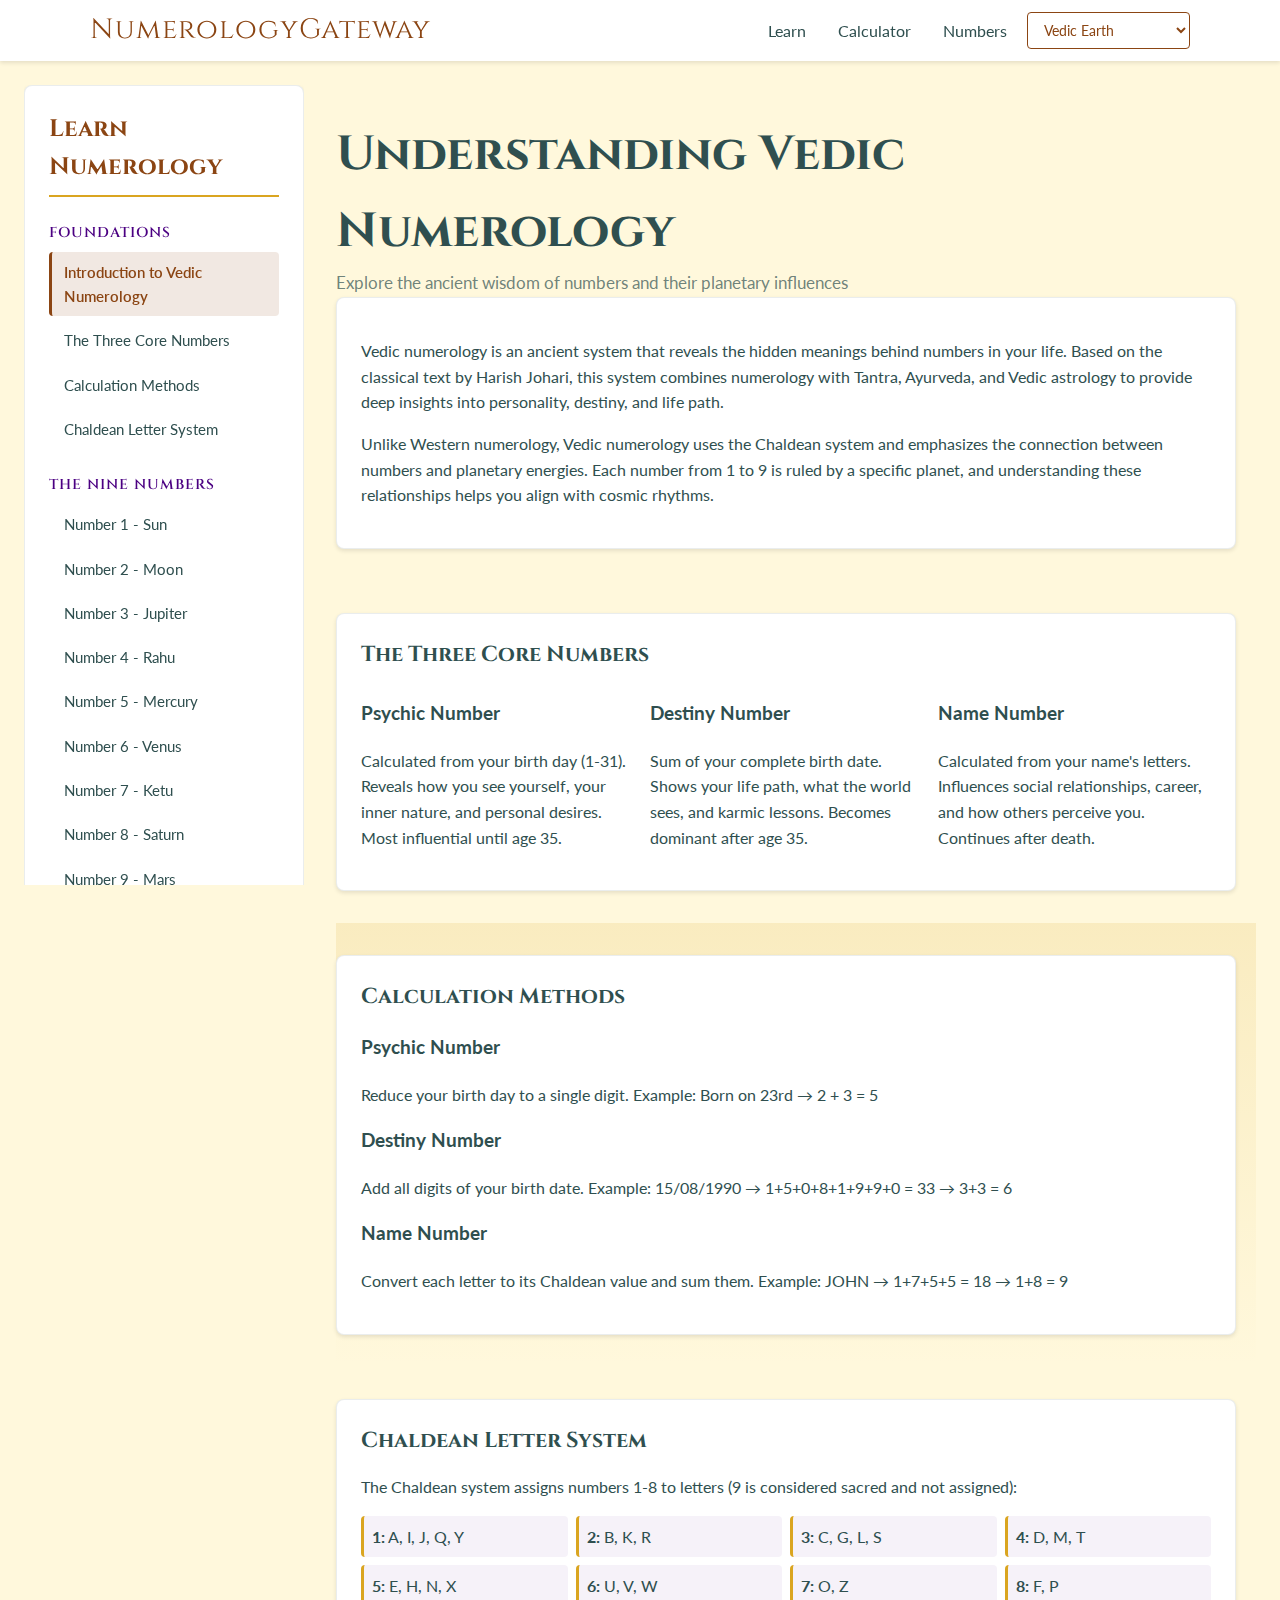
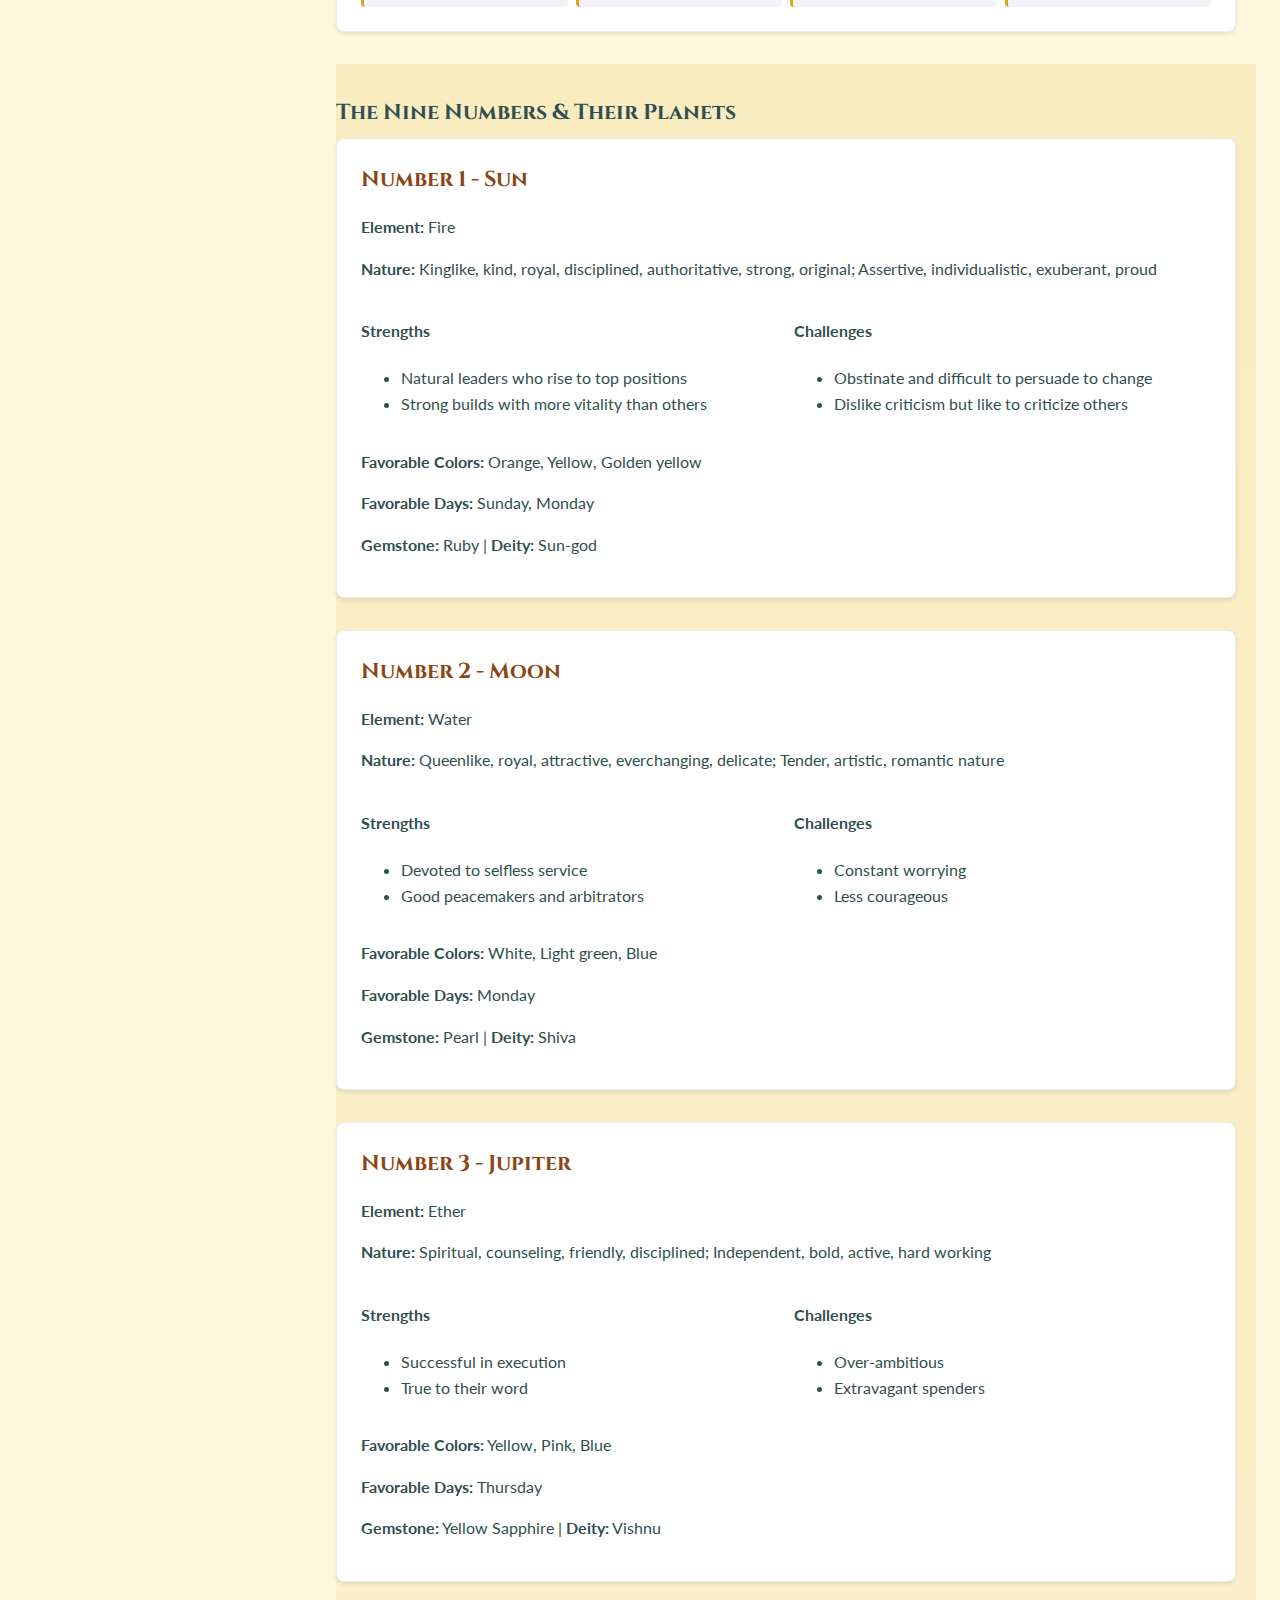
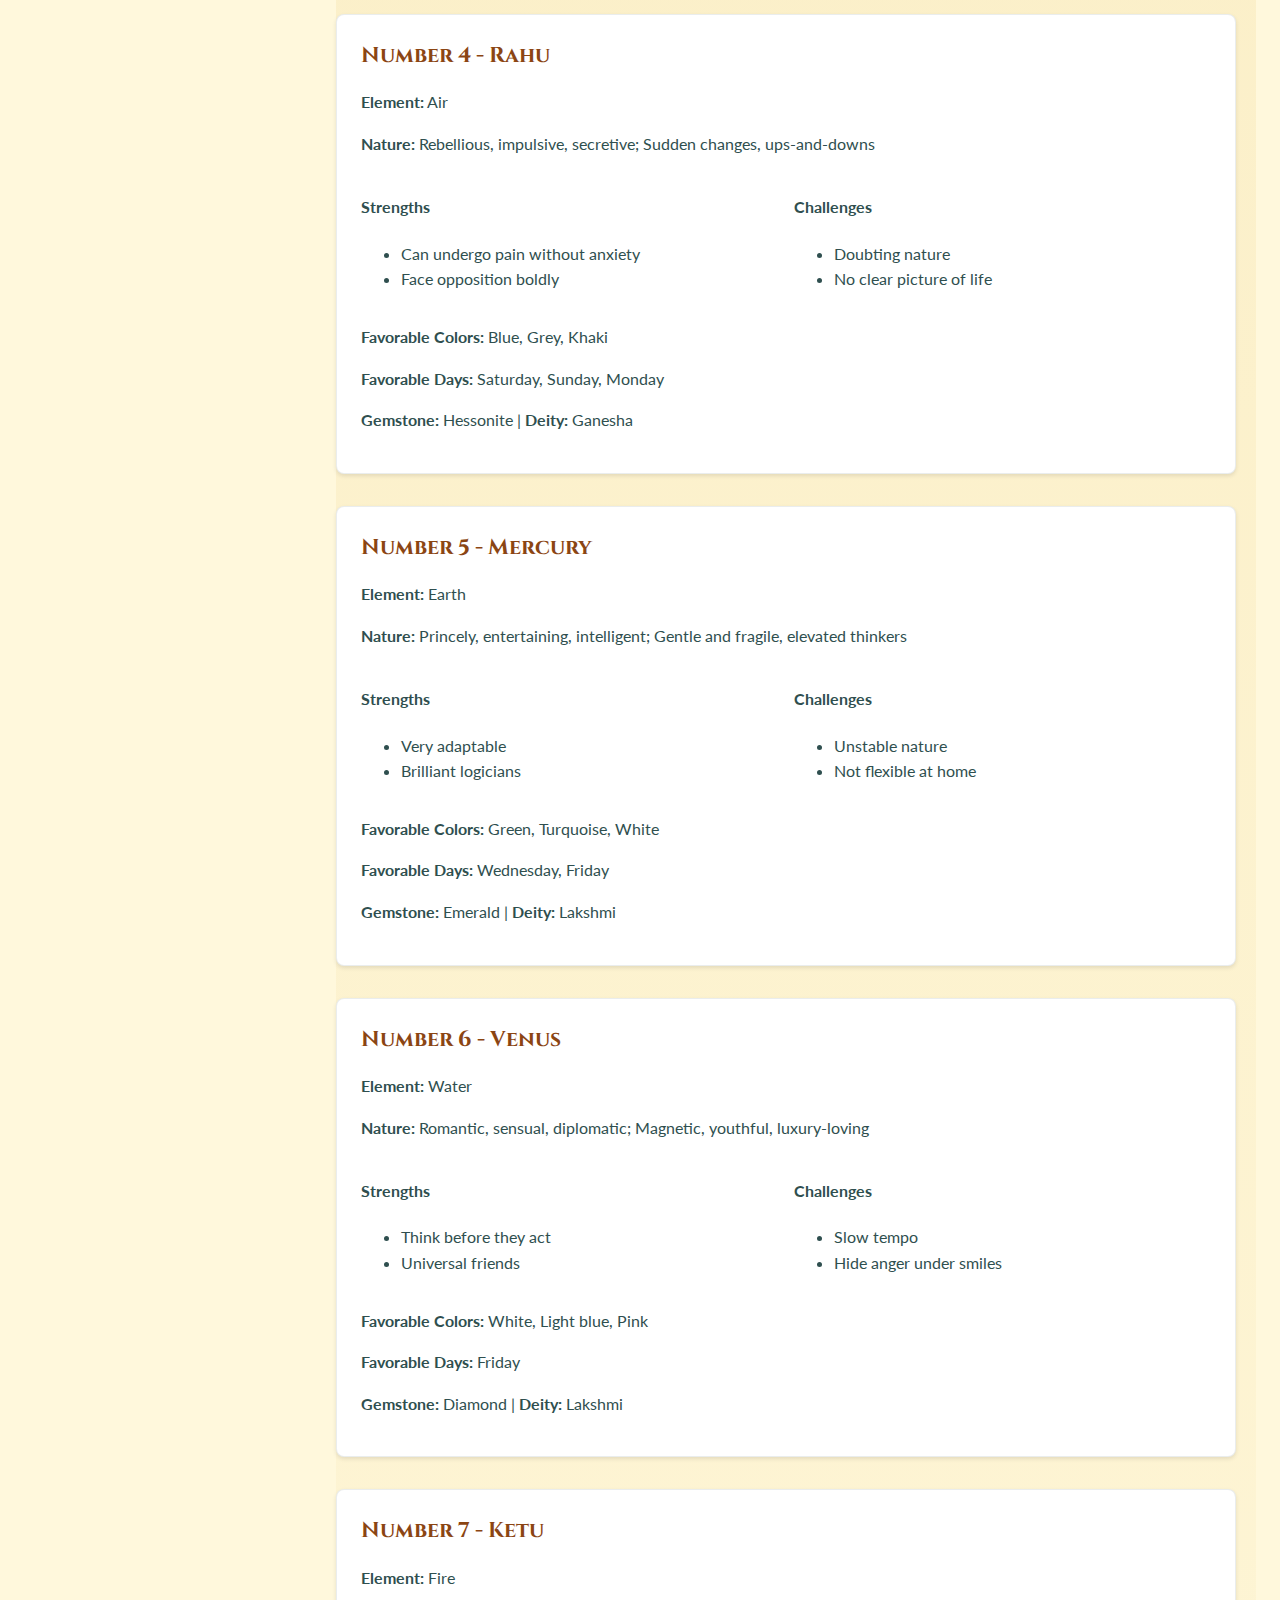
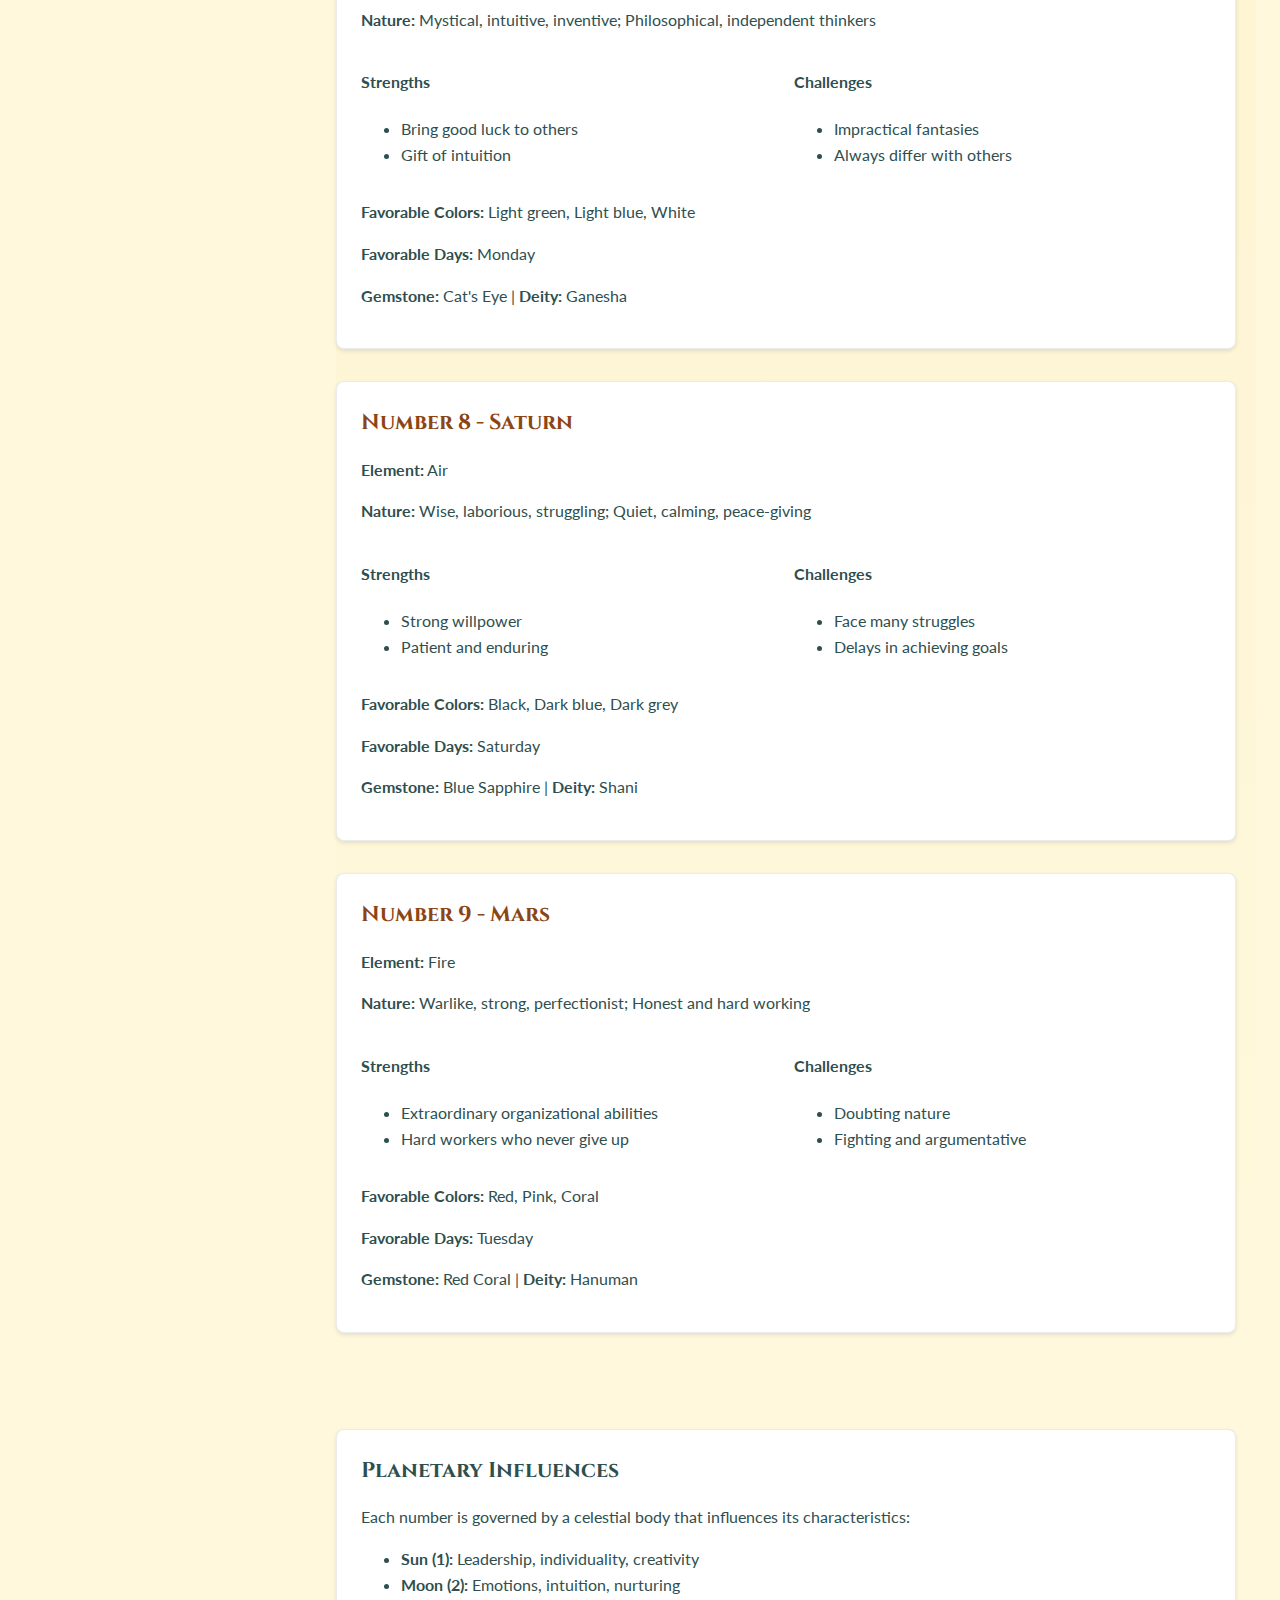
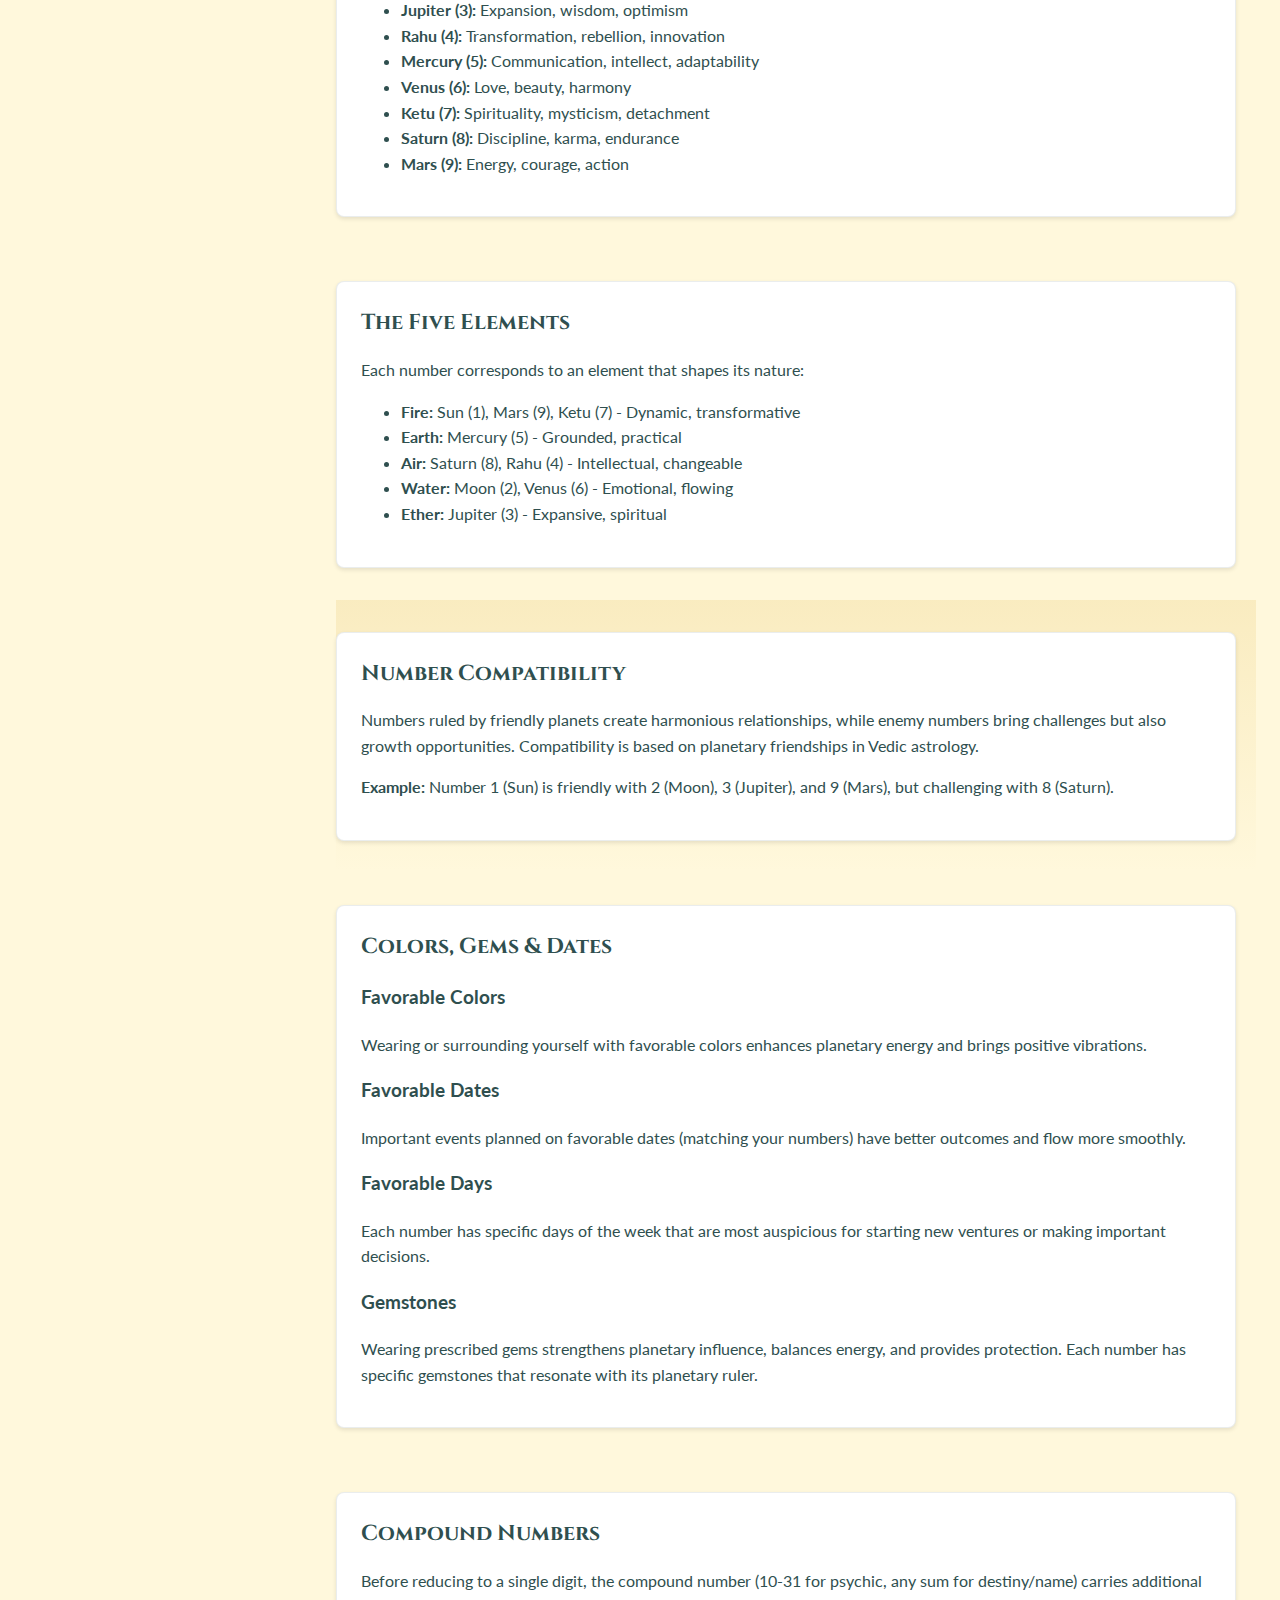
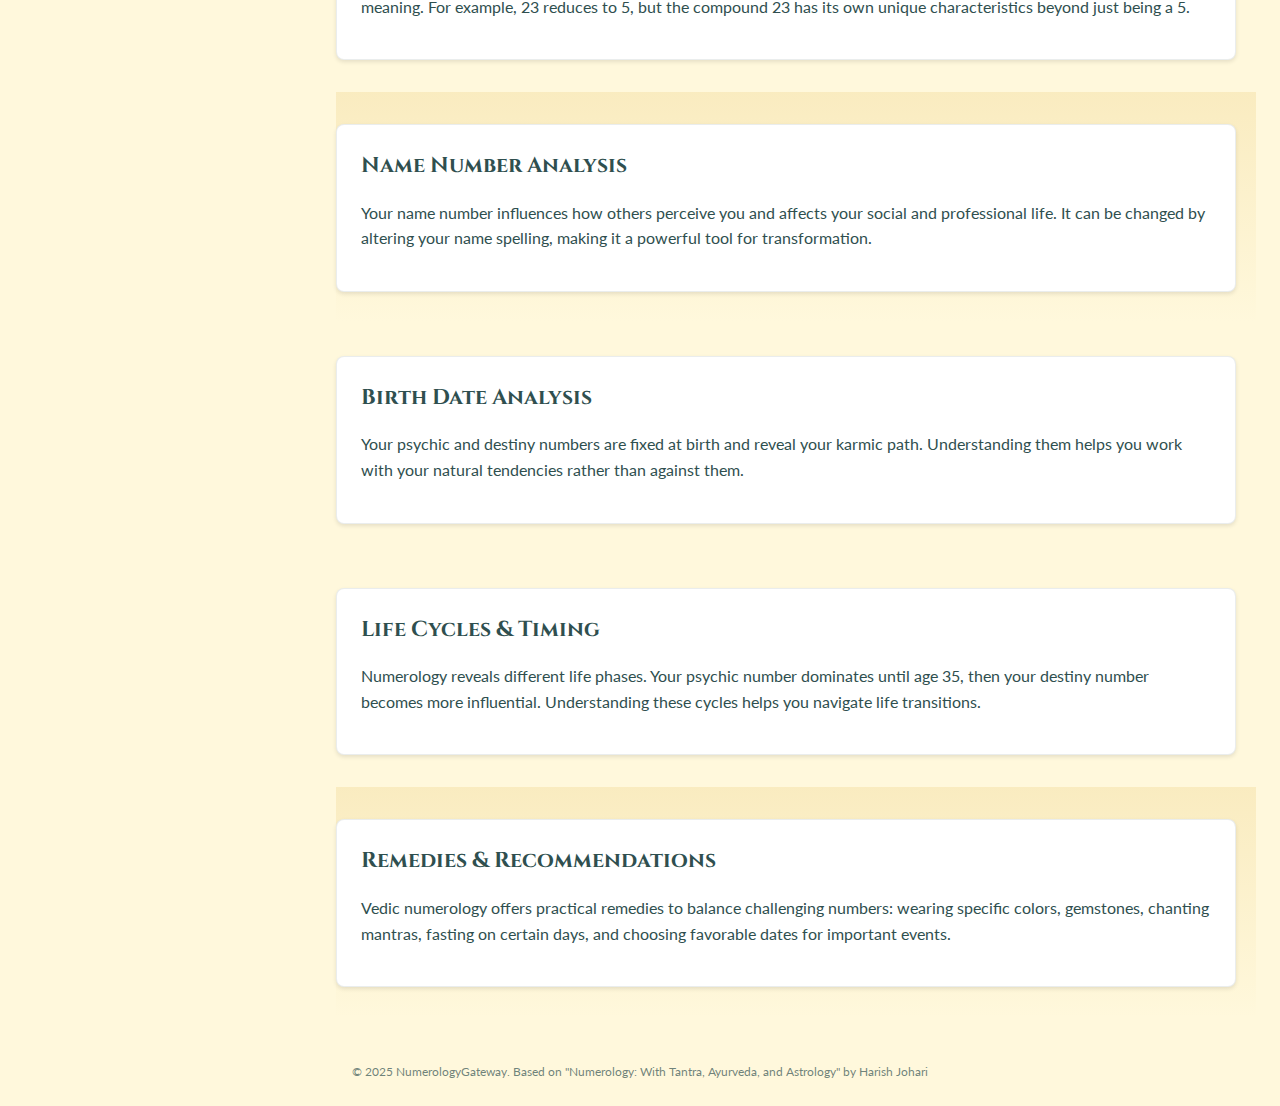
<file: index.html>
<!DOCTYPE html>
<html lang="en">
<head>
    <meta charset="UTF-8">
    <meta name="viewport" content="width=device-width, initial-scale=1.0">
    <title>Learn Vedic Numerology - NumerologyGateway</title>
    <link rel="preconnect" href="https://fonts.googleapis.com">
    <link rel="preconnect" href="https://fonts.gstatic.com" crossorigin>
    <link href="https://fonts.googleapis.com/css2?family=Cinzel:wght@400;600;700&family=Lato:wght@400;500;700&display=swap" rel="stylesheet">
    <link rel="stylesheet" href="css/main.css">
    <link rel="stylesheet" href="css/educational.css">
    <link rel="stylesheet" href="css/themes.css">
</head>
<body>
    <header class="site-header">
        <div class="container site-header__inner">
            <a class="brand" href="index.html">NumerologyGateway</a>
            <nav class="nav">
                <a class="nav__link" href="index.html">Learn</a>
                <a class="nav__link" href="calculator.html">Calculator</a>
                <a class="nav__link" href="number-detail.html">Numbers</a>
                <select id="theme-select" class="theme-selector" aria-label="Choose theme">
                    <option value="vedic-earth">Vedic Earth</option>
                    <option value="mystic-purple">Mystic Purple</option>
                    <option value="celestial-blue">Celestial Blue</option>
                    <option value="sacred-saffron">Sacred Saffron</option>
                    <option value="moonlight-serenity">Moonlight Serenity</option>
                    <option value="solar-fire">Solar Fire</option>
                </select>
            </nav>
        </div>
    </header>
    <main class="learn-layout">
        <aside class="sidebar">
            <nav class="sidebar-nav" aria-label="Numerology Topics">
                <h2 class="sidebar-nav__title">Learn Numerology</h2>
                
                <div class="sidebar-nav__section">
                    <h3 class="sidebar-nav__heading">Foundations</h3>
                    <a href="#introduction" class="sidebar-nav__link">Introduction to Vedic Numerology</a>
                    <a href="#core-numbers" class="sidebar-nav__link">The Three Core Numbers</a>
                    <a href="#calculation-methods" class="sidebar-nav__link">Calculation Methods</a>
                    <a href="#chaldean-system" class="sidebar-nav__link">Chaldean Letter System</a>
                </div>

                <div class="sidebar-nav__section">
                    <h3 class="sidebar-nav__heading">The Nine Numbers</h3>
                    <a href="#numbers-section" class="sidebar-nav__link">Number 1 - Sun</a>
                    <a href="#numbers-section" class="sidebar-nav__link">Number 2 - Moon</a>
                    <a href="#numbers-section" class="sidebar-nav__link">Number 3 - Jupiter</a>
                    <a href="#numbers-section" class="sidebar-nav__link">Number 4 - Rahu</a>
                    <a href="#numbers-section" class="sidebar-nav__link">Number 5 - Mercury</a>
                    <a href="#numbers-section" class="sidebar-nav__link">Number 6 - Venus</a>
                    <a href="#numbers-section" class="sidebar-nav__link">Number 7 - Ketu</a>
                    <a href="#numbers-section" class="sidebar-nav__link">Number 8 - Saturn</a>
                    <a href="#numbers-section" class="sidebar-nav__link">Number 9 - Mars</a>
                </div>

                <div class="sidebar-nav__section">
                    <h3 class="sidebar-nav__heading">Advanced Concepts</h3>
                    <a href="#planetary-influences" class="sidebar-nav__link">Planetary Influences</a>
                    <a href="#elements" class="sidebar-nav__link">The Five Elements</a>
                    <a href="#compatibility" class="sidebar-nav__link">Number Compatibility</a>
                    <a href="#favorable-elements" class="sidebar-nav__link">Colors, Gems & Dates</a>
                    <a href="#compound-numbers" class="sidebar-nav__link">Compound Numbers</a>
                </div>

                <div class="sidebar-nav__section">
                    <h3 class="sidebar-nav__heading">Practical Application</h3>
                    <a href="#name-analysis" class="sidebar-nav__link">Name Number Analysis</a>
                    <a href="#birth-date-analysis" class="sidebar-nav__link">Birth Date Analysis</a>
                    <a href="#life-cycles" class="sidebar-nav__link">Life Cycles & Timing</a>
                    <a href="#remedies" class="sidebar-nav__link">Remedies & Recommendations</a>
                </div>
            </nav>
        </aside>

        <div class="learn-content">
            <section id="introduction" class="section">
                <div class="container-narrow">
                    <h1 class="hero__title">Understanding Vedic Numerology</h1>
                    <p class="hero__subtitle">Explore the ancient wisdom of numbers and their planetary influences</p>
                    <div class="card">
                        <p>Vedic numerology is an ancient system that reveals the hidden meanings behind numbers in your life. Based on the classical text by Harish Johari, this system combines numerology with Tantra, Ayurveda, and Vedic astrology to provide deep insights into personality, destiny, and life path.</p>
                        <p>Unlike Western numerology, Vedic numerology uses the Chaldean system and emphasizes the connection between numbers and planetary energies. Each number from 1 to 9 is ruled by a specific planet, and understanding these relationships helps you align with cosmic rhythms.</p>
                    </div>
                </div>
            </section>
            
            <section id="core-numbers" class="section">
                <div class="container-narrow">
                    <div class="card">
                        <h2 class="card__title">The Three Core Numbers</h2>
                        <div class="grid grid--two">
                            <div>
                                <h3>Psychic Number</h3>
                                <p>Calculated from your birth day (1-31). Reveals how you see yourself, your inner nature, and personal desires. Most influential until age 35.</p>
                            </div>
                            <div>
                                <h3>Destiny Number</h3>
                                <p>Sum of your complete birth date. Shows your life path, what the world sees, and karmic lessons. Becomes dominant after age 35.</p>
                            </div>
                            <div>
                                <h3>Name Number</h3>
                                <p>Calculated from your name's letters. Influences social relationships, career, and how others perceive you. Continues after death.</p>
                            </div>
                        </div>
                    </div>
                </div>
            </section>

            <section id="calculation-methods" class="section section--highlight">
                <div class="container-narrow">
                    <div class="card">
                        <h2 class="card__title">Calculation Methods</h2>
                        <h3>Psychic Number</h3>
                        <p>Reduce your birth day to a single digit. Example: Born on 23rd → 2 + 3 = 5</p>
                        
                        <h3>Destiny Number</h3>
                        <p>Add all digits of your birth date. Example: 15/08/1990 → 1+5+0+8+1+9+9+0 = 33 → 3+3 = 6</p>
                        
                        <h3>Name Number</h3>
                        <p>Convert each letter to its Chaldean value and sum them. Example: JOHN → 1+7+5+5 = 18 → 1+8 = 9</p>
                    </div>
                </div>
            </section>

            <section id="chaldean-system" class="section">
                <div class="container-narrow">
                    <div class="card">
                        <h2 class="card__title">Chaldean Letter System</h2>
                        <p>The Chaldean system assigns numbers 1-8 to letters (9 is considered sacred and not assigned):</p>
                        <div class="chaldean-grid">
                            <div><strong>1:</strong> A, I, J, Q, Y</div>
                            <div><strong>2:</strong> B, K, R</div>
                            <div><strong>3:</strong> C, G, L, S</div>
                            <div><strong>4:</strong> D, M, T</div>
                            <div><strong>5:</strong> E, H, N, X</div>
                            <div><strong>6:</strong> U, V, W</div>
                            <div><strong>7:</strong> O, Z</div>
                            <div><strong>8:</strong> F, P</div>
                        </div>
                    </div>
                </div>
            </section>

            <section id="numbers-section" class="section section--highlight">
                <div class="container-narrow">
                    <h2 class="card__title">The Nine Numbers & Their Planets</h2>
                    <div id="numbers-guide"></div>
                </div>
            </section>

            <section id="planetary-influences" class="section">
                <div class="container-narrow">
                    <div class="card">
                        <h2 class="card__title">Planetary Influences</h2>
                        <p>Each number is governed by a celestial body that influences its characteristics:</p>
                        <ul>
                            <li><strong>Sun (1):</strong> Leadership, individuality, creativity</li>
                            <li><strong>Moon (2):</strong> Emotions, intuition, nurturing</li>
                            <li><strong>Jupiter (3):</strong> Expansion, wisdom, optimism</li>
                            <li><strong>Rahu (4):</strong> Transformation, rebellion, innovation</li>
                            <li><strong>Mercury (5):</strong> Communication, intellect, adaptability</li>
                            <li><strong>Venus (6):</strong> Love, beauty, harmony</li>
                            <li><strong>Ketu (7):</strong> Spirituality, mysticism, detachment</li>
                            <li><strong>Saturn (8):</strong> Discipline, karma, endurance</li>
                            <li><strong>Mars (9):</strong> Energy, courage, action</li>
                        </ul>
                    </div>
                </div>
            </section>

            <section id="elements" class="section">
                <div class="container-narrow">
                    <div class="card">
                        <h2 class="card__title">The Five Elements</h2>
                        <p>Each number corresponds to an element that shapes its nature:</p>
                        <ul>
                            <li><strong>Fire:</strong> Sun (1), Mars (9), Ketu (7) - Dynamic, transformative</li>
                            <li><strong>Earth:</strong> Mercury (5) - Grounded, practical</li>
                            <li><strong>Air:</strong> Saturn (8), Rahu (4) - Intellectual, changeable</li>
                            <li><strong>Water:</strong> Moon (2), Venus (6) - Emotional, flowing</li>
                            <li><strong>Ether:</strong> Jupiter (3) - Expansive, spiritual</li>
                        </ul>
                    </div>
                </div>
            </section>

            <section id="compatibility" class="section section--highlight">
                <div class="container-narrow">
                    <div class="card">
                        <h2 class="card__title">Number Compatibility</h2>
                        <p>Numbers ruled by friendly planets create harmonious relationships, while enemy numbers bring challenges but also growth opportunities. Compatibility is based on planetary friendships in Vedic astrology.</p>
                        <p><strong>Example:</strong> Number 1 (Sun) is friendly with 2 (Moon), 3 (Jupiter), and 9 (Mars), but challenging with 8 (Saturn).</p>
                    </div>
                </div>
            </section>

            <section id="favorable-elements" class="section">
                <div class="container-narrow">
                    <div class="card">
                        <h2 class="card__title">Colors, Gems & Dates</h2>
                        <h3>Favorable Colors</h3>
                        <p>Wearing or surrounding yourself with favorable colors enhances planetary energy and brings positive vibrations.</p>
                        
                        <h3>Favorable Dates</h3>
                        <p>Important events planned on favorable dates (matching your numbers) have better outcomes and flow more smoothly.</p>
                        
                        <h3>Favorable Days</h3>
                        <p>Each number has specific days of the week that are most auspicious for starting new ventures or making important decisions.</p>
                        
                        <h3>Gemstones</h3>
                        <p>Wearing prescribed gems strengthens planetary influence, balances energy, and provides protection. Each number has specific gemstones that resonate with its planetary ruler.</p>
                    </div>
                </div>
            </section>

            <section id="compound-numbers" class="section">
                <div class="container-narrow">
                    <div class="card">
                        <h2 class="card__title">Compound Numbers</h2>
                        <p>Before reducing to a single digit, the compound number (10-31 for psychic, any sum for destiny/name) carries additional meaning. For example, 23 reduces to 5, but the compound 23 has its own unique characteristics beyond just being a 5.</p>
                    </div>
                </div>
            </section>

            <section id="name-analysis" class="section section--highlight">
                <div class="container-narrow">
                    <div class="card">
                        <h2 class="card__title">Name Number Analysis</h2>
                        <p>Your name number influences how others perceive you and affects your social and professional life. It can be changed by altering your name spelling, making it a powerful tool for transformation.</p>
                    </div>
                </div>
            </section>

            <section id="birth-date-analysis" class="section">
                <div class="container-narrow">
                    <div class="card">
                        <h2 class="card__title">Birth Date Analysis</h2>
                        <p>Your psychic and destiny numbers are fixed at birth and reveal your karmic path. Understanding them helps you work with your natural tendencies rather than against them.</p>
                    </div>
                </div>
            </section>

            <section id="life-cycles" class="section">
                <div class="container-narrow">
                    <div class="card">
                        <h2 class="card__title">Life Cycles & Timing</h2>
                        <p>Numerology reveals different life phases. Your psychic number dominates until age 35, then your destiny number becomes more influential. Understanding these cycles helps you navigate life transitions.</p>
                    </div>
                </div>
            </section>

            <section id="remedies" class="section section--highlight">
                <div class="container-narrow">
                    <div class="card">
                        <h2 class="card__title">Remedies & Recommendations</h2>
                        <p>Vedic numerology offers practical remedies to balance challenging numbers: wearing specific colors, gemstones, chanting mantras, fasting on certain days, and choosing favorable dates for important events.</p>
                    </div>
                </div>
            </section>
        </div>
    </main>
    <footer class="footer">
        <div class="container">
            <small>© 2025 NumerologyGateway. Based on "Numerology: With Tantra, Ayurveda, and Astrology" by Harish Johari</small>
        </div>
    </footer>
    <script src="js/theme-switcher.js"></script>
    <script src="js/learn.js"></script>
</body>
</html>
</file>
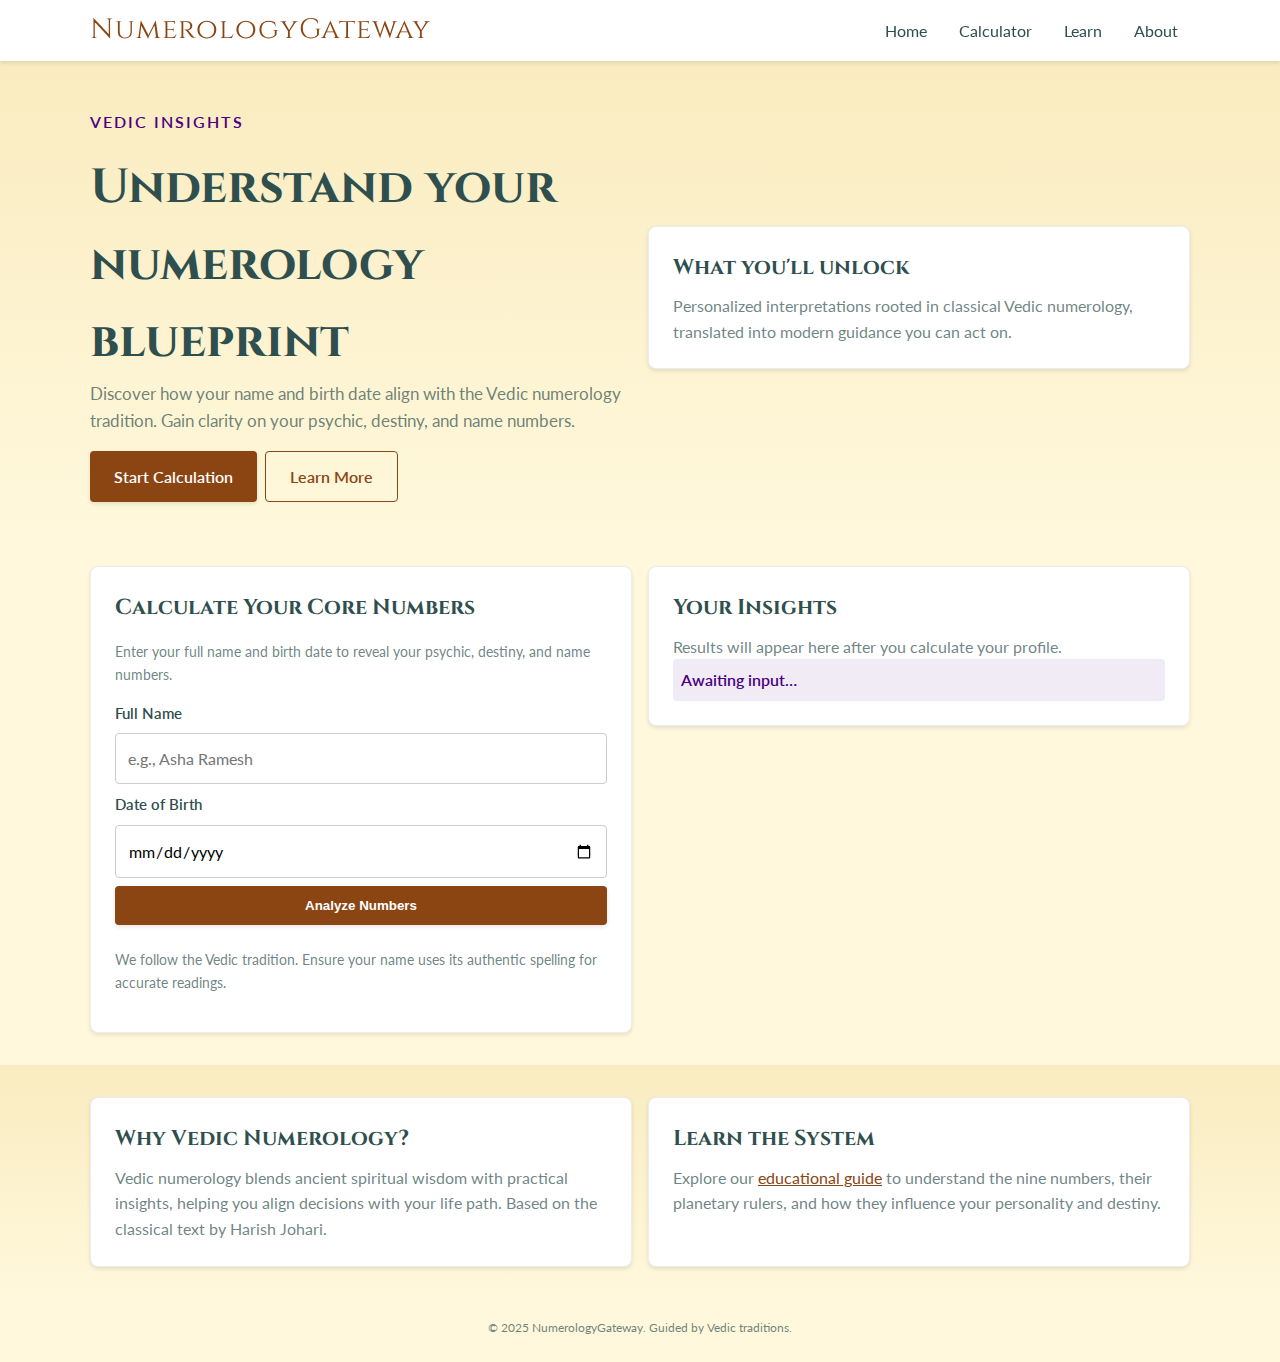
<file: website/html/index.html>
<!DOCTYPE html>
<html lang="en">
<head>
    <meta charset="UTF-8">
    <meta name="viewport" content="width=device-width, initial-scale=1.0">
    <title>NumerologyGateway - Vedic Numerology</title>
    <link rel="preconnect" href="https://fonts.googleapis.com">
    <link rel="preconnect" href="https://fonts.gstatic.com" crossorigin>
    <link href="https://fonts.googleapis.com/css2?family=Cinzel:wght@400;600;700&family=Lato:wght@400;500;700&display=swap" rel="stylesheet">
    <link rel="stylesheet" href="../css/main.css">
</head>
<body>
    <header class="site-header">
        <div class="container site-header__inner">
            <a class="brand" href="#hero">NumerologyGateway</a>
            <nav class="nav" aria-label="Primary Navigation">
                <a class="nav__link" href="#hero">Home</a>
                <a class="nav__link" href="#calculator">Calculator</a>
                <a class="nav__link" href="learn.html">Learn</a>
                <a class="nav__link" href="#about">About</a>
            </nav>
        </div>
    </header>
    <main>
        <section id="hero" class="section section--highlight">
            <div class="container hero">
                <div class="hero__content">
                    <p class="hero__kicker">Vedic Insights</p>
                    <h1 class="hero__title">Understand your numerology blueprint</h1>
                    <p class="hero__subtitle">Discover how your name and birth date align with the Vedic numerology tradition. Gain clarity on your psychic, destiny, and name numbers.</p>
                    <div class="hero__actions">
                        <a class="btn btn--primary" href="#calculator">Start Calculation</a>
                        <a class="btn btn--ghost" href="#about">Learn More</a>
                    </div>
                </div>
                <div class="card hero__visual" aria-hidden="true">
                    <h2 class="card__title">What you'll unlock</h2>
                    <p class="card__body">Personalized interpretations rooted in classical Vedic numerology, translated into modern guidance you can act on.</p>
                </div>
            </div>
        </section>
        <section id="calculator" class="section">
            <div class="container">
                <div class="calculator" role="region" aria-labelledby="calculator-heading">
                    <div class="card">
                        <h2 id="calculator-heading" class="card__title">Calculate Your Core Numbers</h2>
                        <p class="helper-text">Enter your full name and birth date to reveal your psychic, destiny, and name numbers.</p>
                        <form id="numerology-form" class="calculator__form" novalidate>
                            <label class="label" for="full-name">Full Name</label>
                            <input class="input" id="full-name" name="full-name" type="text" placeholder="e.g., Asha Ramesh" autocomplete="name" required>

                            <label class="label" for="birth-date">Date of Birth</label>
                            <input class="input" id="birth-date" name="birth-date" type="date" required>

                            <button class="btn btn--primary" type="submit" id="calculate-btn">Analyze Numbers</button>
                            <p class="helper-text">We follow the Vedic tradition. Ensure your name uses its authentic spelling for accurate readings.</p>
                        </form>
                    </div>
                    <div class="card calculator__result">
                        <h3 class="card__title">Your Insights</h3>
                        <p class="card__body" data-result-message>Results will appear here after you calculate your profile.</p>
                        <div class="result" id="calculation-result" aria-live="polite">Awaiting input…</div>
                    </div>
                </div>
            </div>
        </section>
        <section id="about" class="section section--highlight">
            <div class="container">
                <div class="grid grid--two">
                    <div class="card">
                        <h3 class="card__title">Why Vedic Numerology?</h3>
                        <p class="card__body">Vedic numerology blends ancient spiritual wisdom with practical insights, helping you align decisions with your life path. Based on the classical text by Harish Johari.</p>
                    </div>
                    <div class="card">
                        <h3 class="card__title">Learn the System</h3>
                        <p class="card__body">Explore our <a href="learn.html" style="color:#8B4513;text-decoration:underline">educational guide</a> to understand the nine numbers, their planetary rulers, and how they influence your personality and destiny.</p>
                    </div>
                </div>
            </div>
        </section>
    </main>
    <footer class="footer">
        <div class="container">
            <small>© 2025 NumerologyGateway. Guided by Vedic traditions.</small>
        </div>
    </footer>
    <script src="../../numerology_calculator.js"></script>
    <script src="../js/main.js"></script>
</body>
</html>
</file>
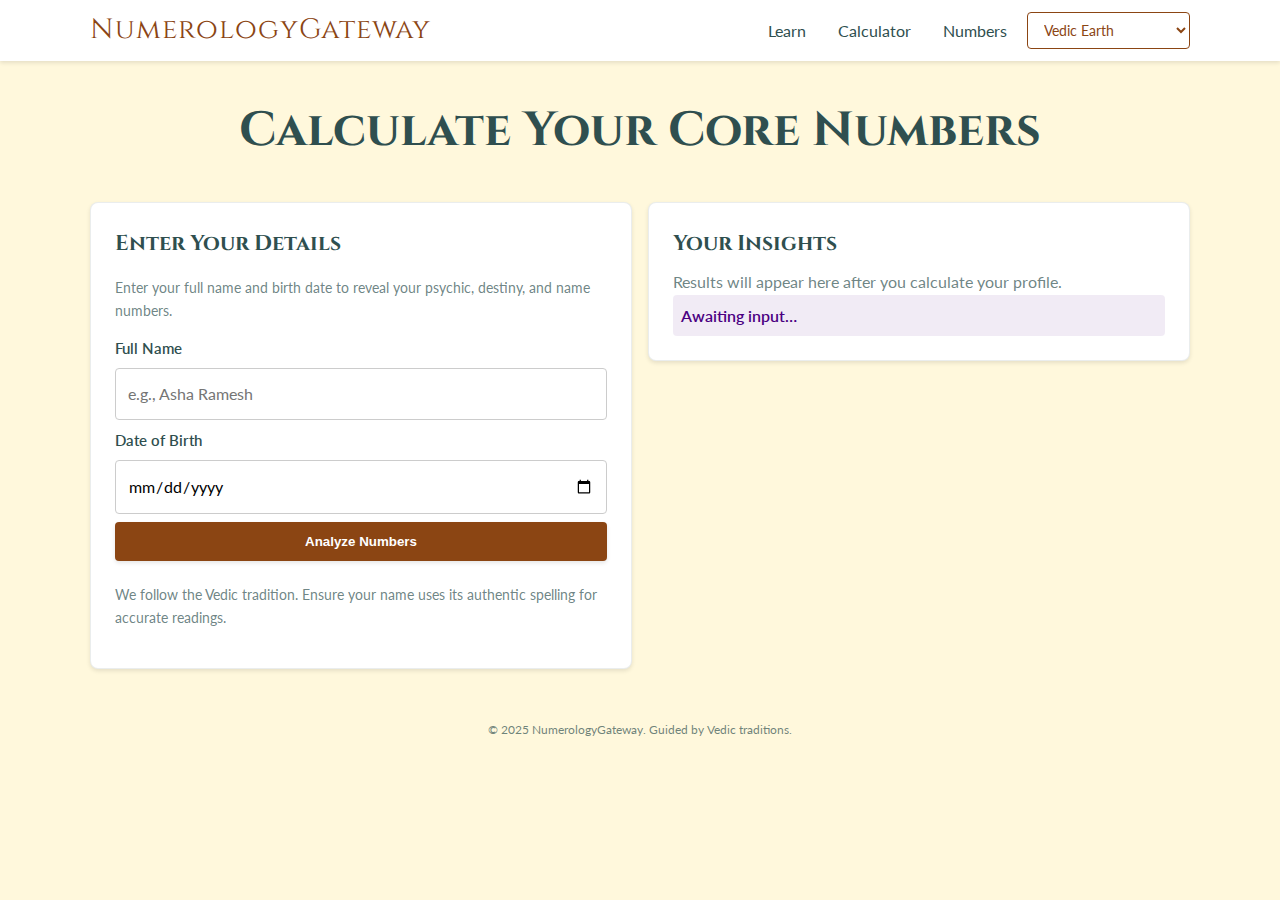
<file: calculator.html>
<!DOCTYPE html>
<html lang="en">
<head>
    <meta charset="UTF-8">
    <meta name="viewport" content="width=device-width, initial-scale=1.0">
    <title>Calculator - NumerologyGateway</title>
    <link rel="preconnect" href="https://fonts.googleapis.com">
    <link rel="preconnect" href="https://fonts.gstatic.com" crossorigin>
    <link href="https://fonts.googleapis.com/css2?family=Cinzel:wght@400;600;700&family=Lato:wght@400;500;700&display=swap" rel="stylesheet">
    <link rel="stylesheet" href="css/main.css">
    <link rel="stylesheet" href="css/themes.css">
</head>
<body>
    <header class="site-header">
        <div class="container site-header__inner">
            <a class="brand" href="index.html">NumerologyGateway</a>
            <nav class="nav">
                <a class="nav__link" href="index.html">Learn</a>
                <a class="nav__link" href="calculator.html">Calculator</a>
                <a class="nav__link" href="number-detail.html">Numbers</a>
                <select id="theme-select" class="theme-selector" aria-label="Choose theme">
                    <option value="vedic-earth">Vedic Earth</option>
                    <option value="mystic-purple">Mystic Purple</option>
                    <option value="celestial-blue">Celestial Blue</option>
                    <option value="sacred-saffron">Sacred Saffron</option>
                    <option value="moonlight-serenity">Moonlight Serenity</option>
                    <option value="solar-fire">Solar Fire</option>
                </select>
            </nav>
        </div>
    </header>
    <main>
        <section class="section">
            <div class="container">
                <h1 class="hero__title" style="text-align: center; margin-bottom: 2rem;">Calculate Your Core Numbers</h1>
                <div class="calculator" role="region" aria-labelledby="calculator-heading">
                    <div class="card">
                        <h2 id="calculator-heading" class="card__title">Enter Your Details</h2>
                        <p class="helper-text">Enter your full name and birth date to reveal your psychic, destiny, and name numbers.</p>
                        <form id="numerology-form" class="calculator__form" novalidate>
                            <label class="label" for="full-name">Full Name</label>
                            <input class="input" id="full-name" name="full-name" type="text" placeholder="e.g., Asha Ramesh" autocomplete="name" required>

                            <label class="label" for="birth-date">Date of Birth</label>
                            <input class="input" id="birth-date" name="birth-date" type="date" required>

                            <button class="btn btn--primary" type="submit" id="calculate-btn">Analyze Numbers</button>
                            <p class="helper-text">We follow the Vedic tradition. Ensure your name uses its authentic spelling for accurate readings.</p>
                        </form>
                    </div>
                    <div class="card calculator__result">
                        <h3 class="card__title">Your Insights</h3>
                        <p class="card__body" data-result-message>Results will appear here after you calculate your profile.</p>
                        <div class="result" id="calculation-result" aria-live="polite">Awaiting input…</div>
                    </div>
                </div>
            </div>
        </section>
    </main>
    <footer class="footer">
        <div class="container">
            <small>© 2025 NumerologyGateway. Guided by Vedic traditions.</small>
        </div>
    </footer>
    <script src="js/theme-switcher.js"></script>
    <script src="numerology_calculator.js"></script>
    <script src="js/main.js"></script>
</body>
</html>
</file>
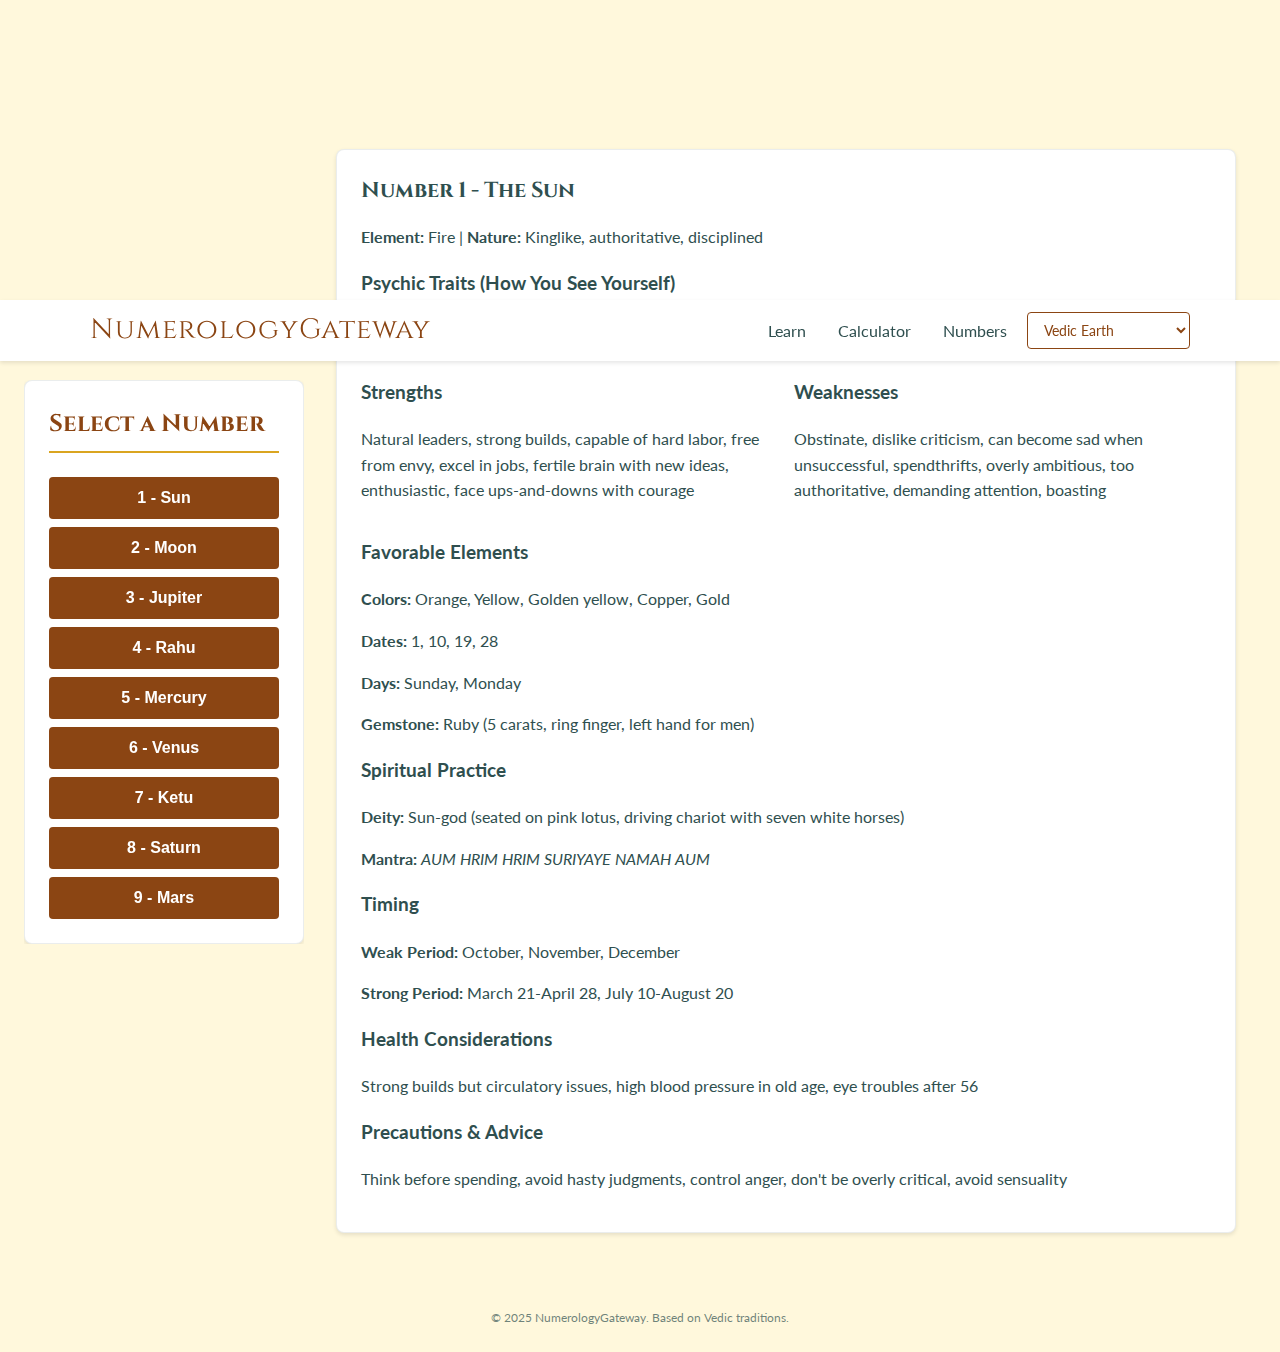
<file: number-detail.html>
<!DOCTYPE html>
<html lang="en">
<head>
    <meta charset="UTF-8">
    <meta name="viewport" content="width=device-width, initial-scale=1.0">
    <title>Number Details - NumerologyGateway</title>
    <link rel="preconnect" href="https://fonts.googleapis.com">
    <link rel="preconnect" href="https://fonts.gstatic.com" crossorigin>
    <link href="https://fonts.googleapis.com/css2?family=Cinzel:wght@400;600;700&family=Lato:wght@400;500;700&display=swap" rel="stylesheet">
    <link rel="stylesheet" href="css/main.css">
    <link rel="stylesheet" href="css/educational.css">
    <link rel="stylesheet" href="css/themes.css">
    <style>
        .number-grid {
            display: grid;
            grid-template-columns: 1fr;
            gap: 0.5rem;
        }
        .number-btn {
            padding: 0.75rem;
            background-color: var(--color-primary);
            color: white;
            border: none;
            border-radius: 4px;
            cursor: pointer;
            font-size: 1rem;
            font-weight: 600;
            transition: background-color 0.2s;
        }
        .number-btn:hover {
            background-color: #6f3610;
        }
    </style>
</head>
<body>
    <header class="site-header">
        <div class="container site-header__inner">
            <a class="brand" href="index.html">NumerologyGateway</a>
            <nav class="nav">
                <a class="nav__link" href="index.html">Learn</a>
                <a class="nav__link" href="calculator.html">Calculator</a>
                <a class="nav__link" href="number-detail.html">Numbers</a>
                <select id="theme-select" class="theme-selector" aria-label="Choose theme">
                    <option value="vedic-earth">Vedic Earth</option>
                    <option value="mystic-purple">Mystic Purple</option>
                    <option value="celestial-blue">Celestial Blue</option>
                    <option value="sacred-saffron">Sacred Saffron</option>
                    <option value="moonlight-serenity">Moonlight Serenity</option>
                    <option value="solar-fire">Solar Fire</option>
                </select>
            </nav>
        </div>
    </header>
    <main class="learn-layout">
        <aside class="sidebar">
            <nav class="sidebar-nav" aria-label="Number Selection">
                <h2 class="sidebar-nav__title">Select a Number</h2>
                <div class="number-grid">
                    <button class="number-btn" onclick="showNumber(1)">1 - Sun</button>
                    <button class="number-btn" onclick="showNumber(2)">2 - Moon</button>
                    <button class="number-btn" onclick="showNumber(3)">3 - Jupiter</button>
                    <button class="number-btn" onclick="showNumber(4)">4 - Rahu</button>
                    <button class="number-btn" onclick="showNumber(5)">5 - Mercury</button>
                    <button class="number-btn" onclick="showNumber(6)">6 - Venus</button>
                    <button class="number-btn" onclick="showNumber(7)">7 - Ketu</button>
                    <button class="number-btn" onclick="showNumber(8)">8 - Saturn</button>
                    <button class="number-btn" onclick="showNumber(9)">9 - Mars</button>
                </div>
            </nav>
        </aside>
        <div class="learn-content">
            <section class="section">
                <div class="container-narrow">
                    <div id="number-detail">
                        <div class="card">
                            <h2 class="card__title">Explore the Nine Numbers</h2>
                            <p>Select a number from the sidebar to learn about its planetary influence, characteristics, and significance in Vedic numerology.</p>
                        </div>
                    </div>
                </div>
            </section>
        </div>
    </main>
    <footer class="footer">
        <div class="container">
            <small>© 2025 NumerologyGateway. Based on Vedic traditions.</small>
        </div>
    </footer>
    <script src="js/theme-switcher.js"></script>
    <script src="js/number-detail.js"></script>
</body>
</html>
</file>
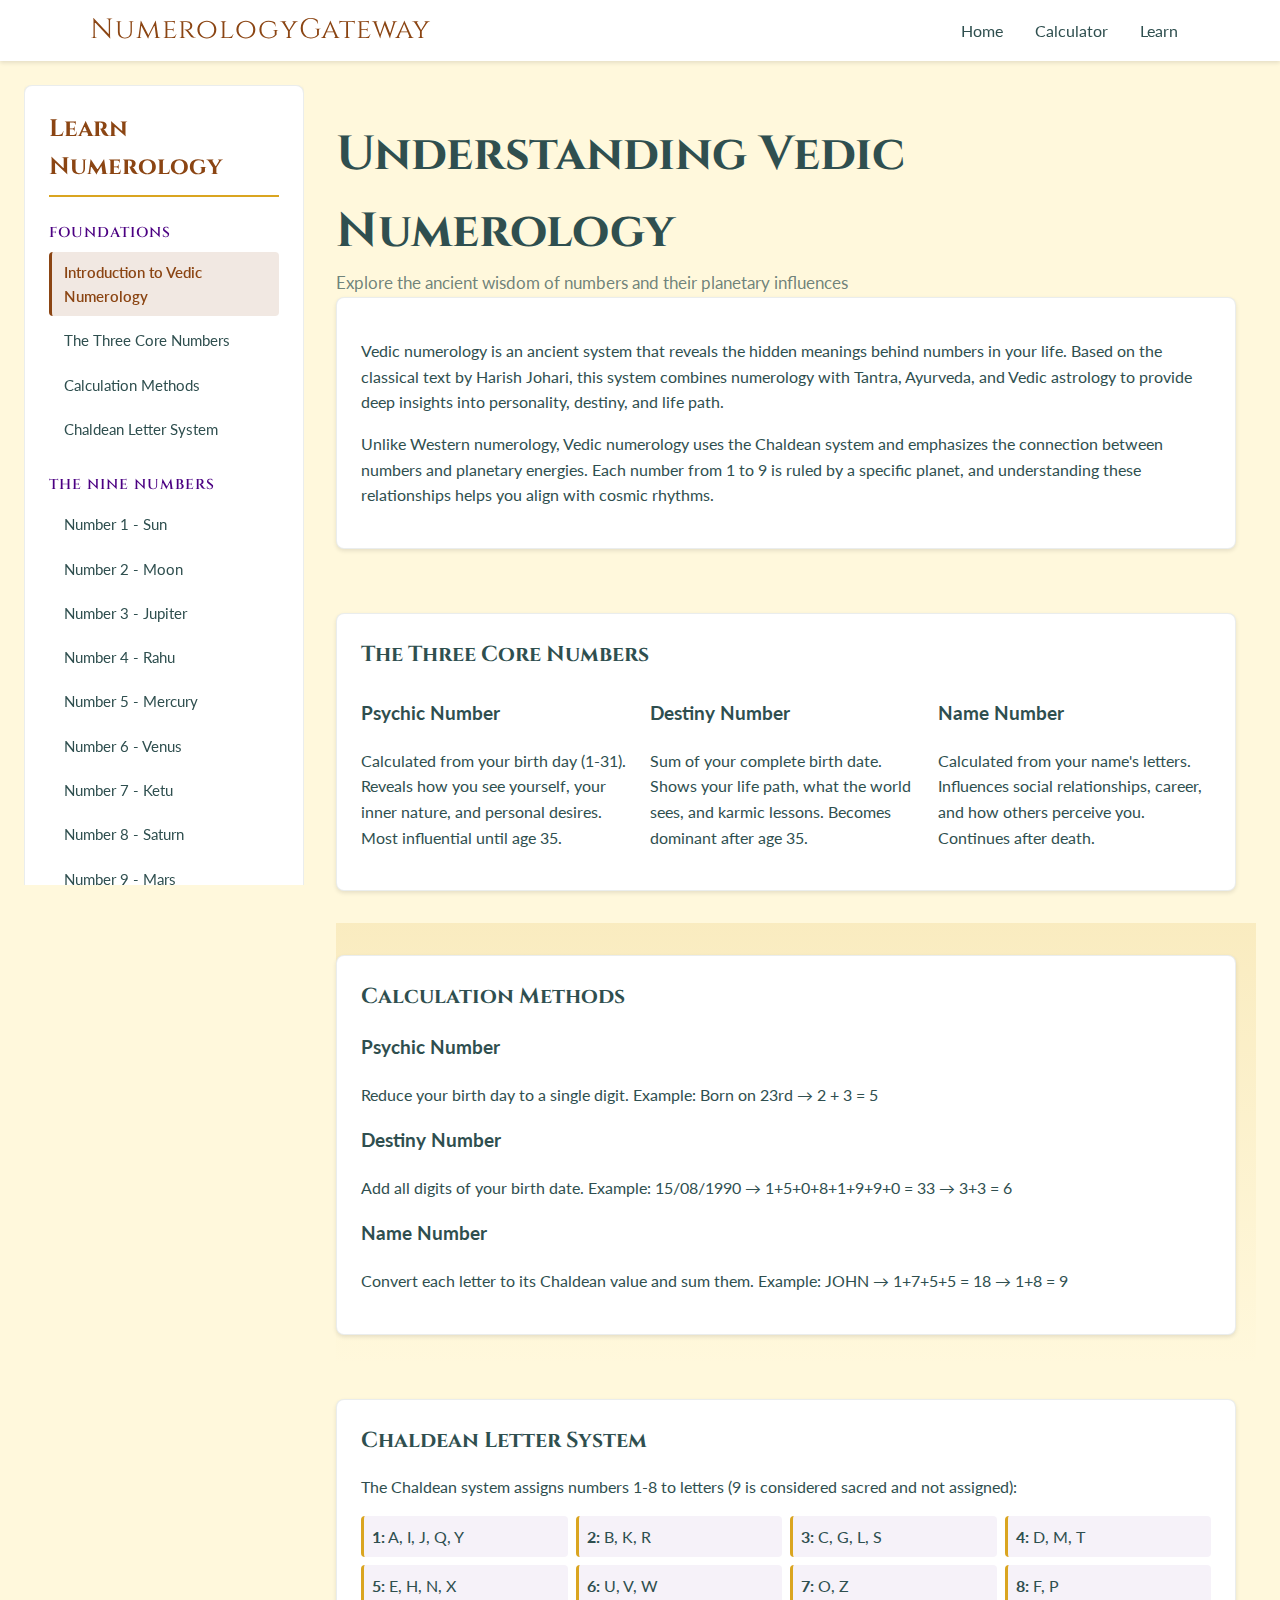
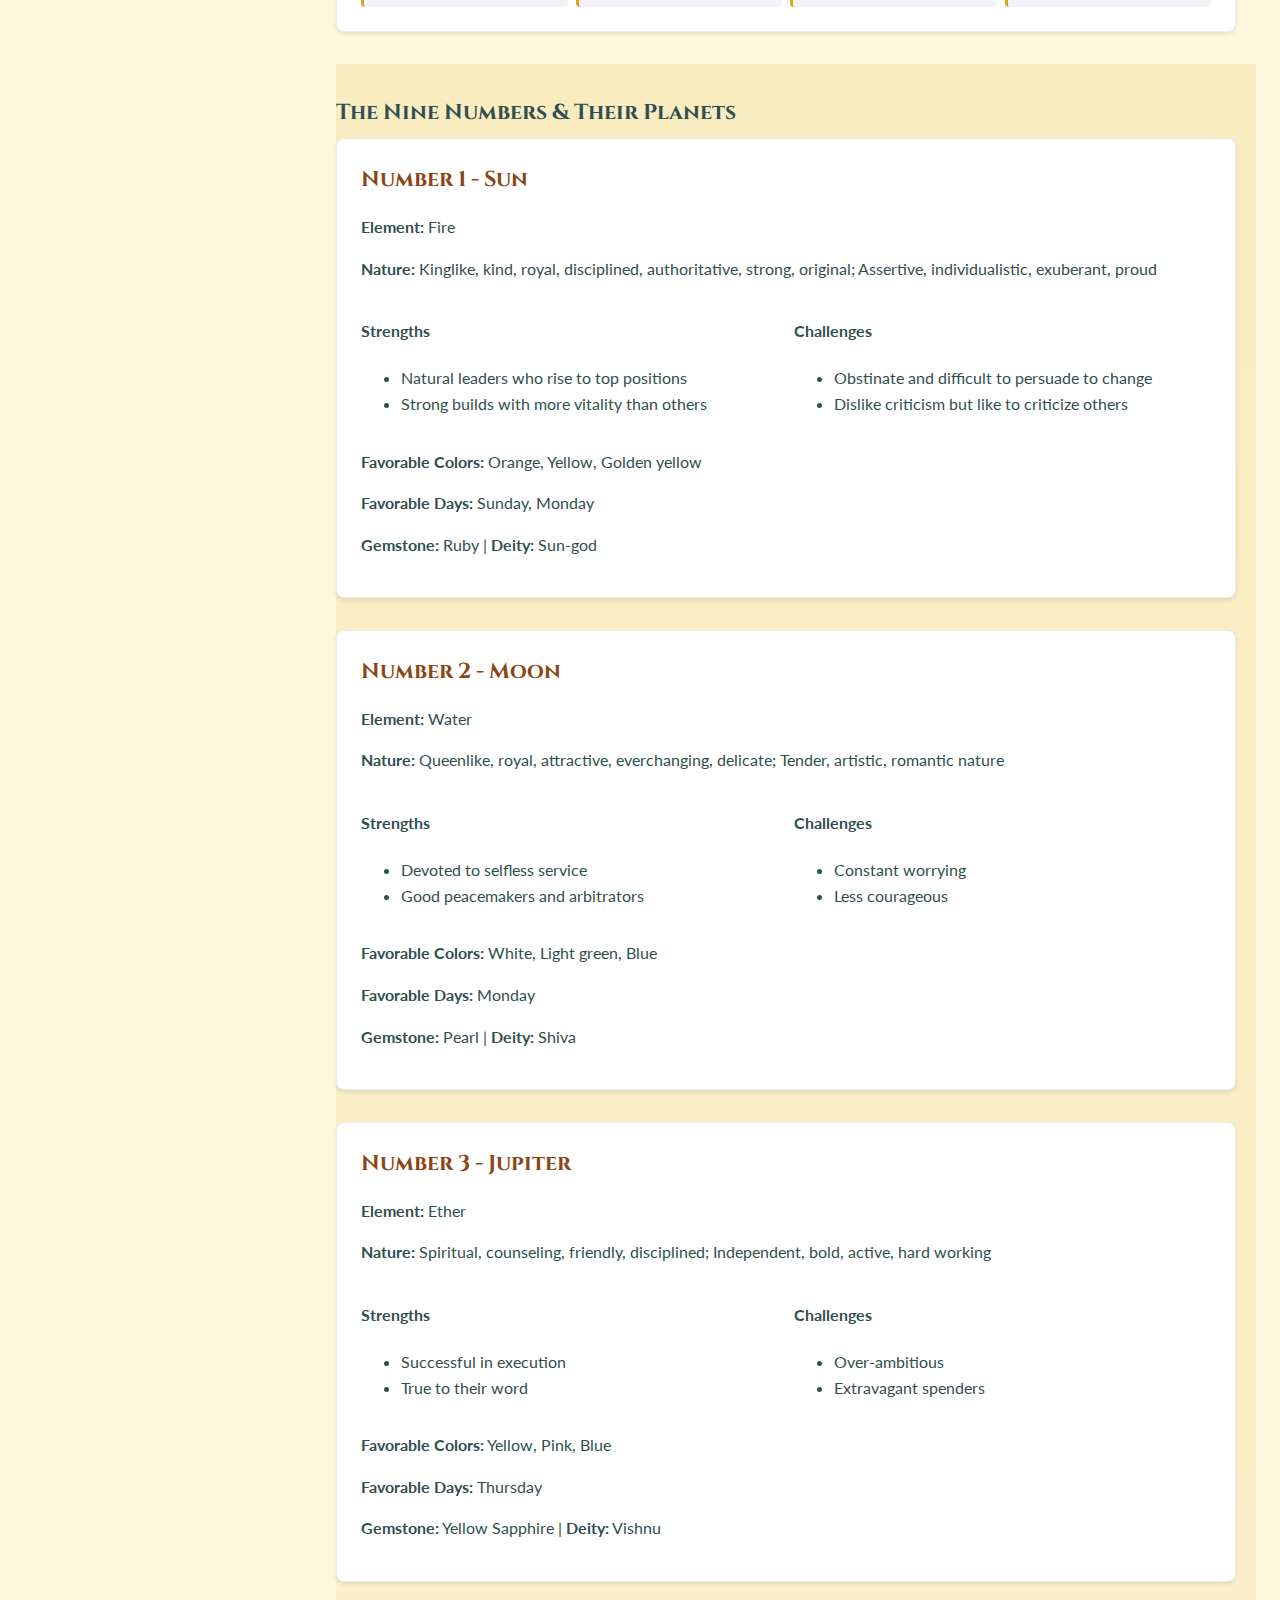
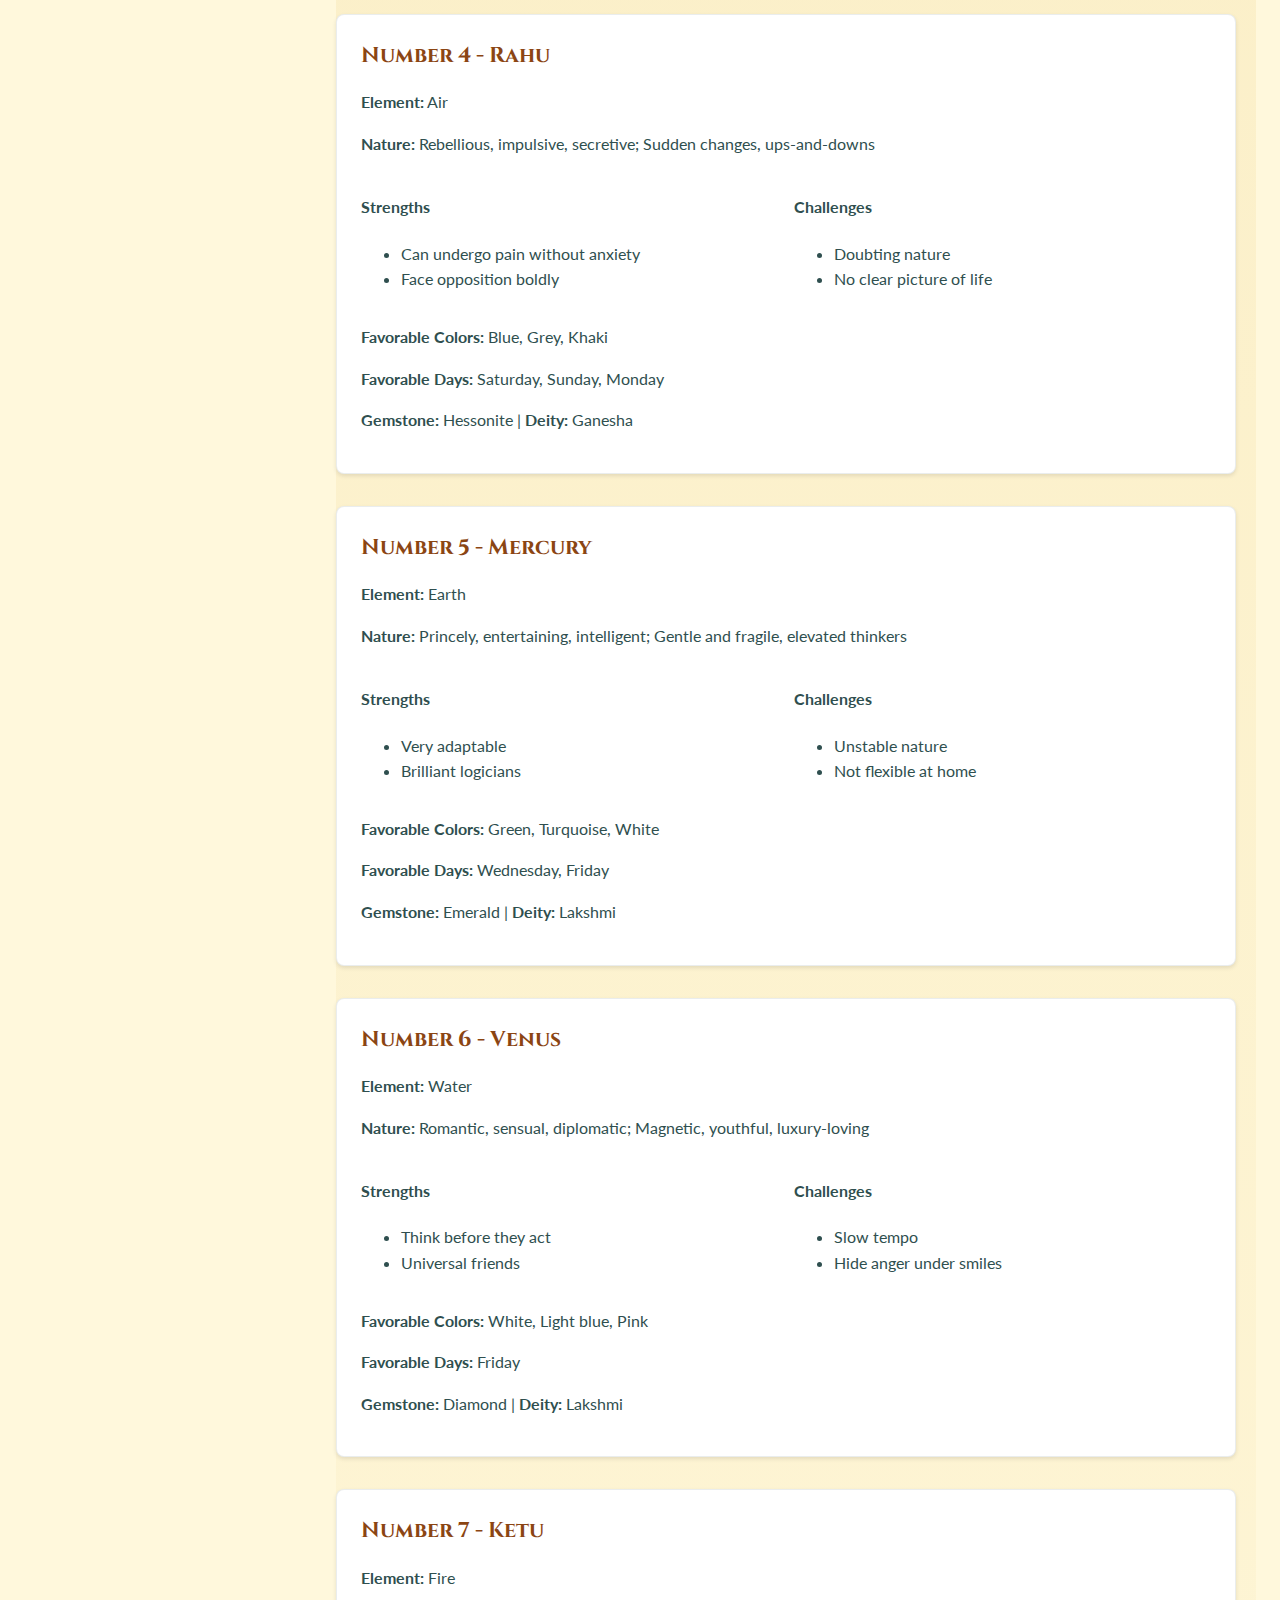
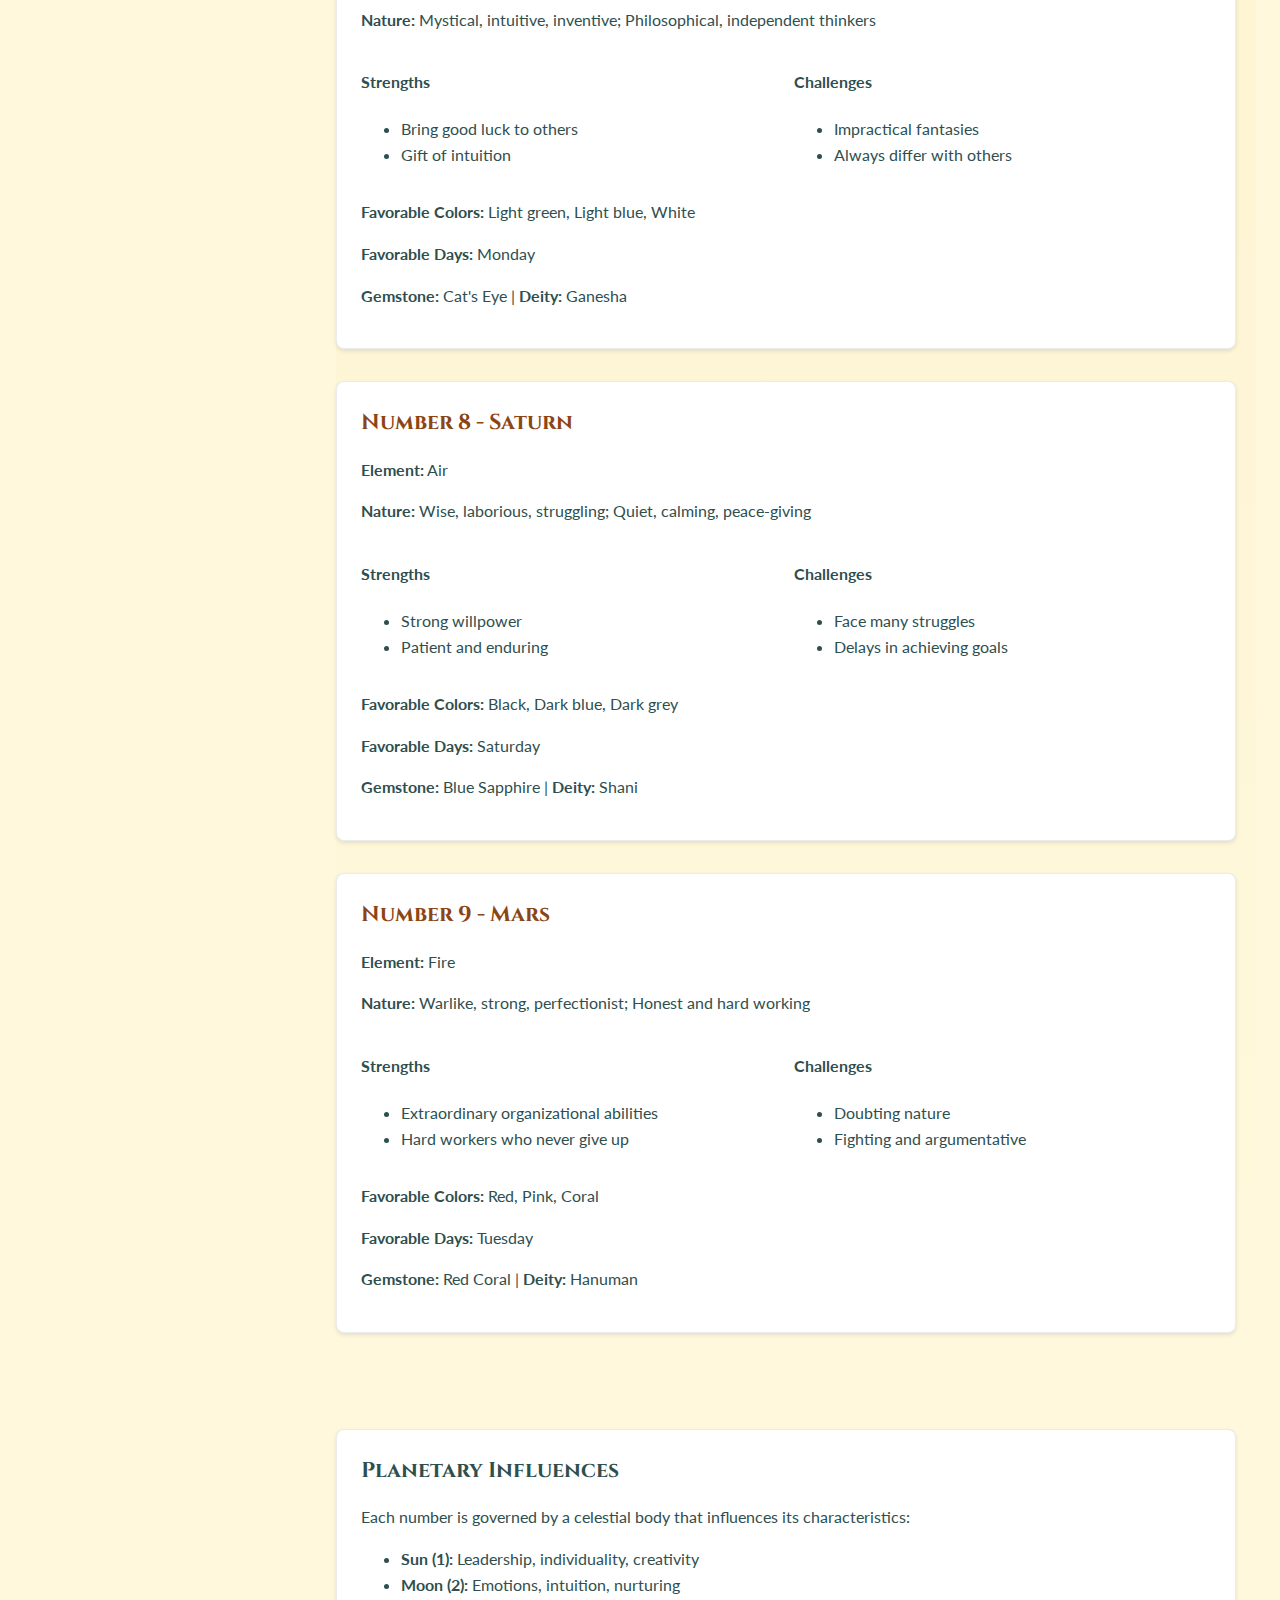
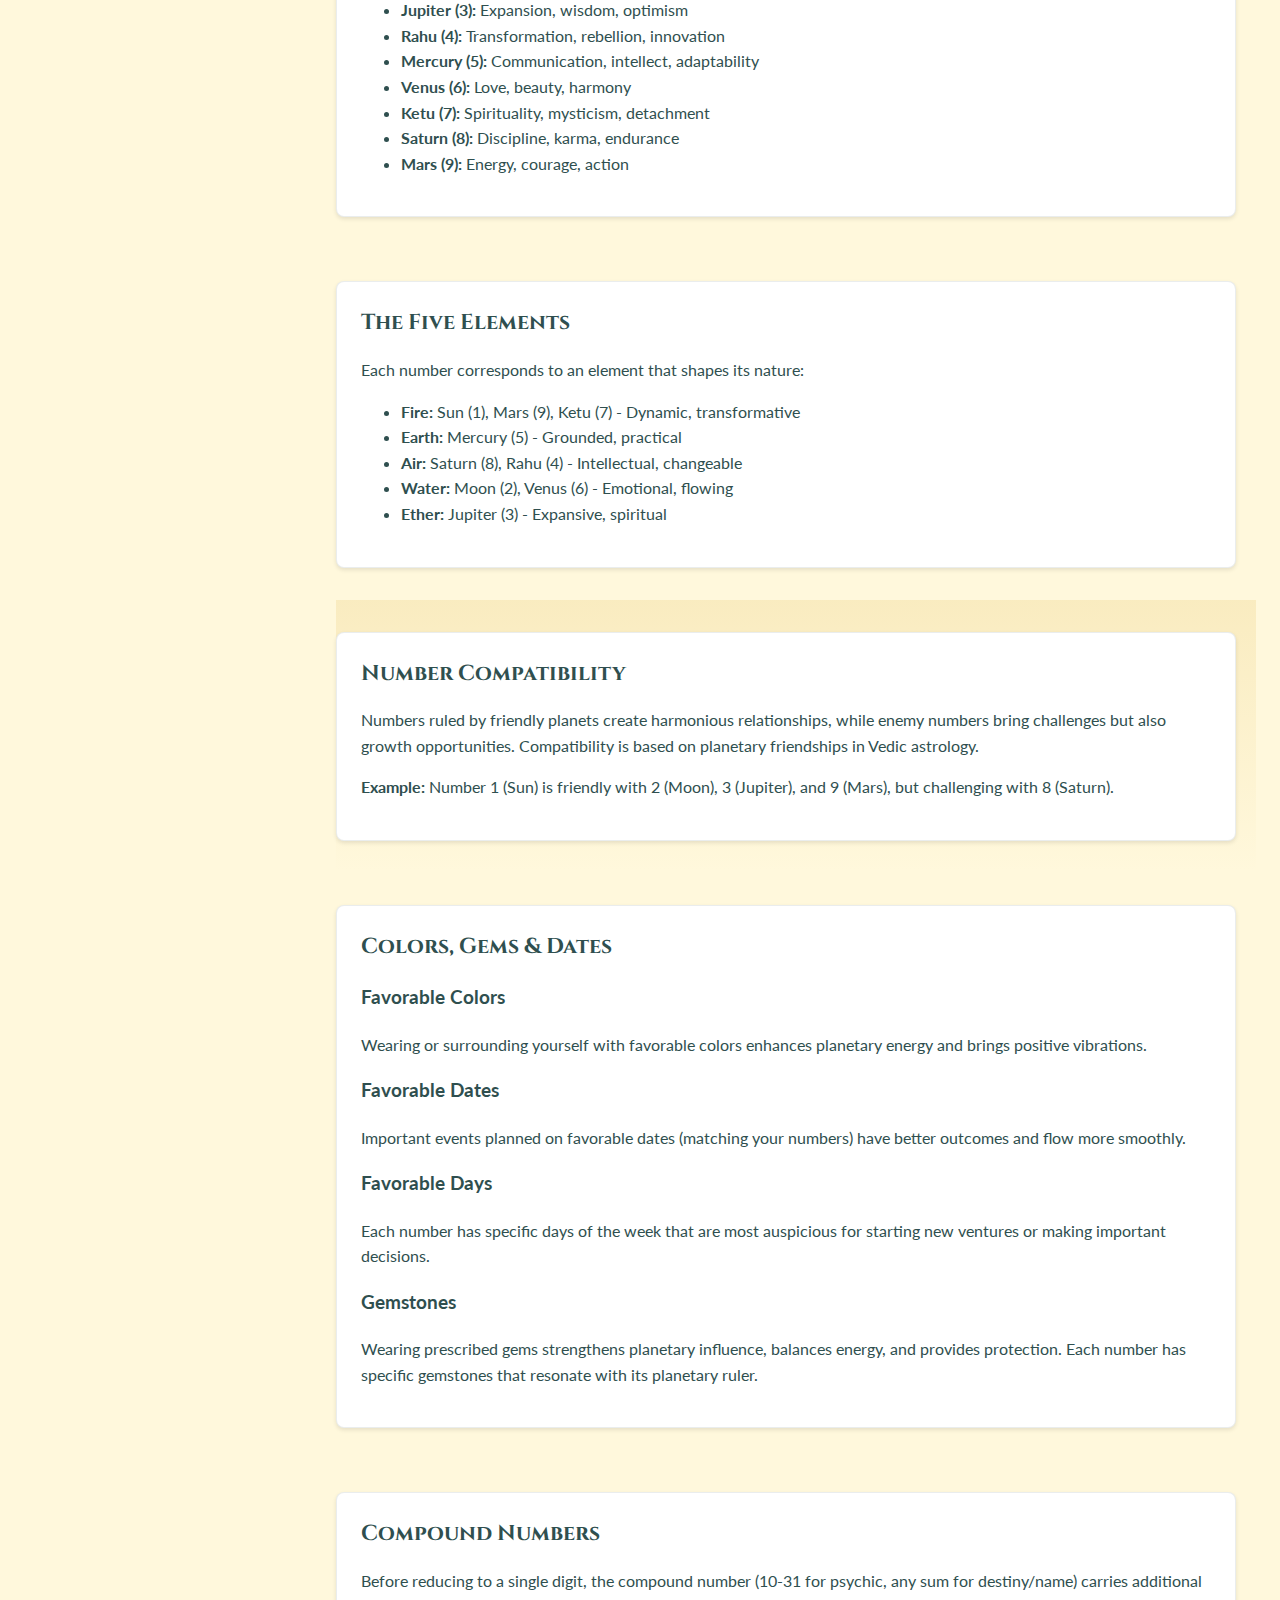
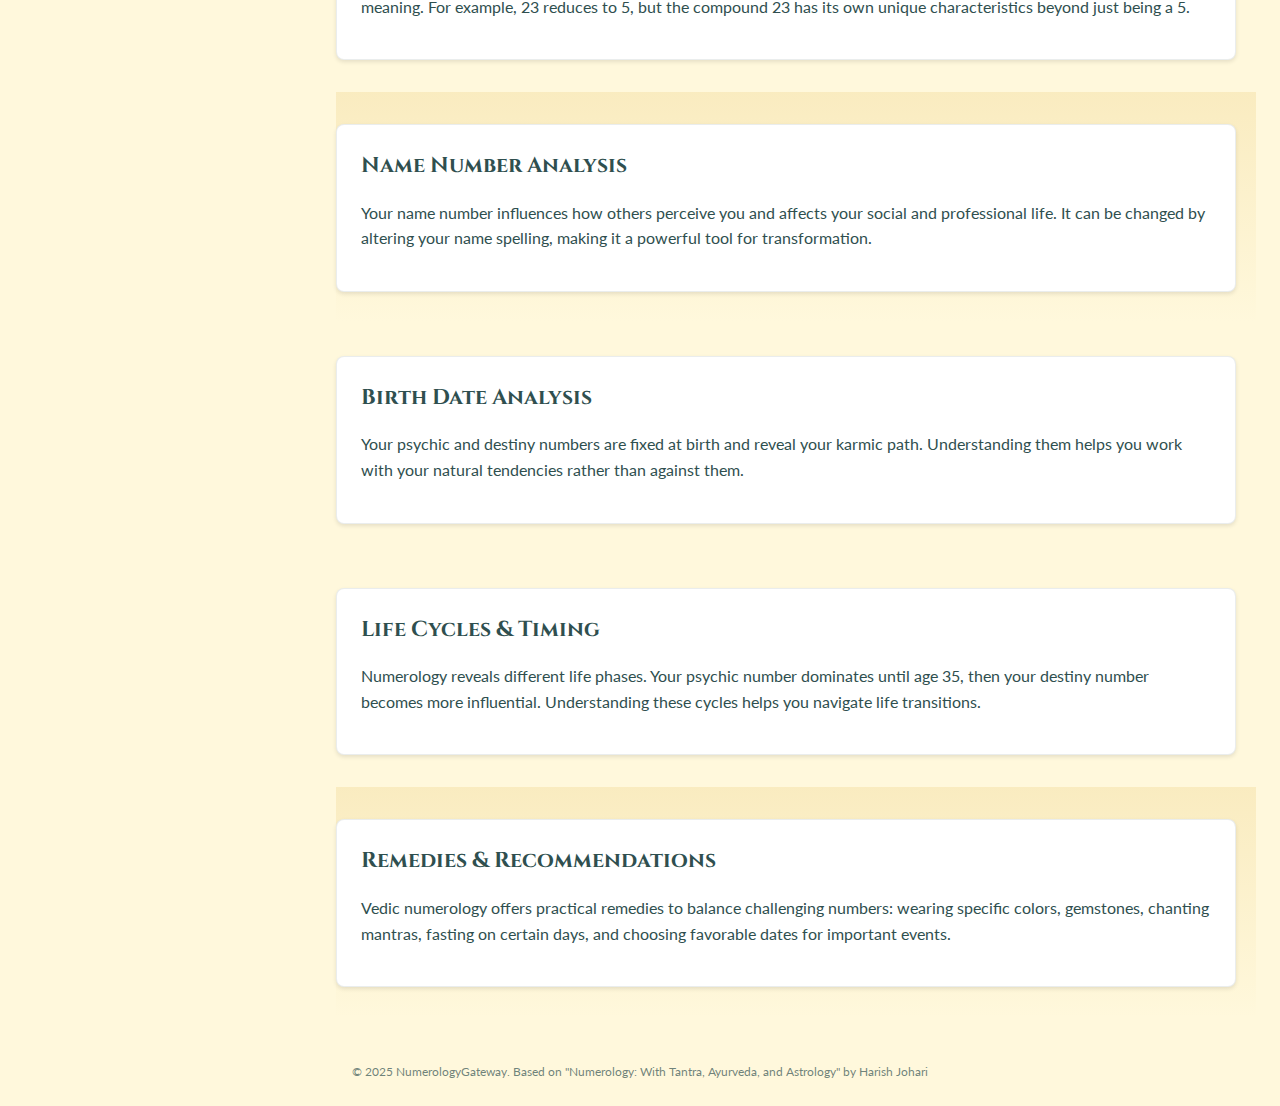
<file: website/html/learn.html>
<!DOCTYPE html>
<html lang="en">
<head>
    <meta charset="UTF-8">
    <meta name="viewport" content="width=device-width, initial-scale=1.0">
    <title>Learn Vedic Numerology - NumerologyGateway</title>
    <link rel="preconnect" href="https://fonts.googleapis.com">
    <link rel="preconnect" href="https://fonts.gstatic.com" crossorigin>
    <link href="https://fonts.googleapis.com/css2?family=Cinzel:wght@400;600;700&family=Lato:wght@400;500;700&display=swap" rel="stylesheet">
    <link rel="stylesheet" href="../css/main.css">
    <link rel="stylesheet" href="../css/educational.css">
</head>
<body>
    <header class="site-header">
        <div class="container site-header__inner">
            <a class="brand" href="index.html">NumerologyGateway</a>
            <nav class="nav">
                <a class="nav__link" href="index.html">Home</a>
                <a class="nav__link" href="index.html#calculator">Calculator</a>
                <a class="nav__link" href="learn.html">Learn</a>
            </nav>
        </div>
    </header>
    <main class="learn-layout">
        <aside class="sidebar">
            <nav class="sidebar-nav" aria-label="Numerology Topics">
                <h2 class="sidebar-nav__title">Learn Numerology</h2>
                
                <div class="sidebar-nav__section">
                    <h3 class="sidebar-nav__heading">Foundations</h3>
                    <a href="#introduction" class="sidebar-nav__link">Introduction to Vedic Numerology</a>
                    <a href="#core-numbers" class="sidebar-nav__link">The Three Core Numbers</a>
                    <a href="#calculation-methods" class="sidebar-nav__link">Calculation Methods</a>
                    <a href="#chaldean-system" class="sidebar-nav__link">Chaldean Letter System</a>
                </div>

                <div class="sidebar-nav__section">
                    <h3 class="sidebar-nav__heading">The Nine Numbers</h3>
                    <a href="#numbers-section" class="sidebar-nav__link">Number 1 - Sun</a>
                    <a href="#numbers-section" class="sidebar-nav__link">Number 2 - Moon</a>
                    <a href="#numbers-section" class="sidebar-nav__link">Number 3 - Jupiter</a>
                    <a href="#numbers-section" class="sidebar-nav__link">Number 4 - Rahu</a>
                    <a href="#numbers-section" class="sidebar-nav__link">Number 5 - Mercury</a>
                    <a href="#numbers-section" class="sidebar-nav__link">Number 6 - Venus</a>
                    <a href="#numbers-section" class="sidebar-nav__link">Number 7 - Ketu</a>
                    <a href="#numbers-section" class="sidebar-nav__link">Number 8 - Saturn</a>
                    <a href="#numbers-section" class="sidebar-nav__link">Number 9 - Mars</a>
                </div>

                <div class="sidebar-nav__section">
                    <h3 class="sidebar-nav__heading">Advanced Concepts</h3>
                    <a href="#planetary-influences" class="sidebar-nav__link">Planetary Influences</a>
                    <a href="#elements" class="sidebar-nav__link">The Five Elements</a>
                    <a href="#compatibility" class="sidebar-nav__link">Number Compatibility</a>
                    <a href="#favorable-elements" class="sidebar-nav__link">Colors, Gems & Dates</a>
                    <a href="#compound-numbers" class="sidebar-nav__link">Compound Numbers</a>
                </div>

                <div class="sidebar-nav__section">
                    <h3 class="sidebar-nav__heading">Practical Application</h3>
                    <a href="#name-analysis" class="sidebar-nav__link">Name Number Analysis</a>
                    <a href="#birth-date-analysis" class="sidebar-nav__link">Birth Date Analysis</a>
                    <a href="#life-cycles" class="sidebar-nav__link">Life Cycles & Timing</a>
                    <a href="#remedies" class="sidebar-nav__link">Remedies & Recommendations</a>
                </div>
            </nav>
        </aside>

        <div class="learn-content">
            <section id="introduction" class="section">
                <div class="container-narrow">
                    <h1 class="hero__title">Understanding Vedic Numerology</h1>
                    <p class="hero__subtitle">Explore the ancient wisdom of numbers and their planetary influences</p>
                    <div class="card">
                        <p>Vedic numerology is an ancient system that reveals the hidden meanings behind numbers in your life. Based on the classical text by Harish Johari, this system combines numerology with Tantra, Ayurveda, and Vedic astrology to provide deep insights into personality, destiny, and life path.</p>
                        <p>Unlike Western numerology, Vedic numerology uses the Chaldean system and emphasizes the connection between numbers and planetary energies. Each number from 1 to 9 is ruled by a specific planet, and understanding these relationships helps you align with cosmic rhythms.</p>
                    </div>
                </div>
            </section>
            
            <section id="core-numbers" class="section">
                <div class="container-narrow">
                    <div class="card">
                        <h2 class="card__title">The Three Core Numbers</h2>
                        <div class="grid grid--two">
                            <div>
                                <h3>Psychic Number</h3>
                                <p>Calculated from your birth day (1-31). Reveals how you see yourself, your inner nature, and personal desires. Most influential until age 35.</p>
                            </div>
                            <div>
                                <h3>Destiny Number</h3>
                                <p>Sum of your complete birth date. Shows your life path, what the world sees, and karmic lessons. Becomes dominant after age 35.</p>
                            </div>
                            <div>
                                <h3>Name Number</h3>
                                <p>Calculated from your name's letters. Influences social relationships, career, and how others perceive you. Continues after death.</p>
                            </div>
                        </div>
                    </div>
                </div>
            </section>

            <section id="calculation-methods" class="section section--highlight">
                <div class="container-narrow">
                    <div class="card">
                        <h2 class="card__title">Calculation Methods</h2>
                        <h3>Psychic Number</h3>
                        <p>Reduce your birth day to a single digit. Example: Born on 23rd → 2 + 3 = 5</p>
                        
                        <h3>Destiny Number</h3>
                        <p>Add all digits of your birth date. Example: 15/08/1990 → 1+5+0+8+1+9+9+0 = 33 → 3+3 = 6</p>
                        
                        <h3>Name Number</h3>
                        <p>Convert each letter to its Chaldean value and sum them. Example: JOHN → 1+7+5+5 = 18 → 1+8 = 9</p>
                    </div>
                </div>
            </section>

            <section id="chaldean-system" class="section">
                <div class="container-narrow">
                    <div class="card">
                        <h2 class="card__title">Chaldean Letter System</h2>
                        <p>The Chaldean system assigns numbers 1-8 to letters (9 is considered sacred and not assigned):</p>
                        <div class="chaldean-grid">
                            <div><strong>1:</strong> A, I, J, Q, Y</div>
                            <div><strong>2:</strong> B, K, R</div>
                            <div><strong>3:</strong> C, G, L, S</div>
                            <div><strong>4:</strong> D, M, T</div>
                            <div><strong>5:</strong> E, H, N, X</div>
                            <div><strong>6:</strong> U, V, W</div>
                            <div><strong>7:</strong> O, Z</div>
                            <div><strong>8:</strong> F, P</div>
                        </div>
                    </div>
                </div>
            </section>

            <section id="numbers-section" class="section section--highlight">
                <div class="container-narrow">
                    <h2 class="card__title">The Nine Numbers & Their Planets</h2>
                    <div id="numbers-guide"></div>
                </div>
            </section>

            <section id="planetary-influences" class="section">
                <div class="container-narrow">
                    <div class="card">
                        <h2 class="card__title">Planetary Influences</h2>
                        <p>Each number is governed by a celestial body that influences its characteristics:</p>
                        <ul>
                            <li><strong>Sun (1):</strong> Leadership, individuality, creativity</li>
                            <li><strong>Moon (2):</strong> Emotions, intuition, nurturing</li>
                            <li><strong>Jupiter (3):</strong> Expansion, wisdom, optimism</li>
                            <li><strong>Rahu (4):</strong> Transformation, rebellion, innovation</li>
                            <li><strong>Mercury (5):</strong> Communication, intellect, adaptability</li>
                            <li><strong>Venus (6):</strong> Love, beauty, harmony</li>
                            <li><strong>Ketu (7):</strong> Spirituality, mysticism, detachment</li>
                            <li><strong>Saturn (8):</strong> Discipline, karma, endurance</li>
                            <li><strong>Mars (9):</strong> Energy, courage, action</li>
                        </ul>
                    </div>
                </div>
            </section>

            <section id="elements" class="section">
                <div class="container-narrow">
                    <div class="card">
                        <h2 class="card__title">The Five Elements</h2>
                        <p>Each number corresponds to an element that shapes its nature:</p>
                        <ul>
                            <li><strong>Fire:</strong> Sun (1), Mars (9), Ketu (7) - Dynamic, transformative</li>
                            <li><strong>Earth:</strong> Mercury (5) - Grounded, practical</li>
                            <li><strong>Air:</strong> Saturn (8), Rahu (4) - Intellectual, changeable</li>
                            <li><strong>Water:</strong> Moon (2), Venus (6) - Emotional, flowing</li>
                            <li><strong>Ether:</strong> Jupiter (3) - Expansive, spiritual</li>
                        </ul>
                    </div>
                </div>
            </section>

            <section id="compatibility" class="section section--highlight">
                <div class="container-narrow">
                    <div class="card">
                        <h2 class="card__title">Number Compatibility</h2>
                        <p>Numbers ruled by friendly planets create harmonious relationships, while enemy numbers bring challenges but also growth opportunities. Compatibility is based on planetary friendships in Vedic astrology.</p>
                        <p><strong>Example:</strong> Number 1 (Sun) is friendly with 2 (Moon), 3 (Jupiter), and 9 (Mars), but challenging with 8 (Saturn).</p>
                    </div>
                </div>
            </section>

            <section id="favorable-elements" class="section">
                <div class="container-narrow">
                    <div class="card">
                        <h2 class="card__title">Colors, Gems & Dates</h2>
                        <h3>Favorable Colors</h3>
                        <p>Wearing or surrounding yourself with favorable colors enhances planetary energy and brings positive vibrations.</p>
                        
                        <h3>Favorable Dates</h3>
                        <p>Important events planned on favorable dates (matching your numbers) have better outcomes and flow more smoothly.</p>
                        
                        <h3>Favorable Days</h3>
                        <p>Each number has specific days of the week that are most auspicious for starting new ventures or making important decisions.</p>
                        
                        <h3>Gemstones</h3>
                        <p>Wearing prescribed gems strengthens planetary influence, balances energy, and provides protection. Each number has specific gemstones that resonate with its planetary ruler.</p>
                    </div>
                </div>
            </section>

            <section id="compound-numbers" class="section">
                <div class="container-narrow">
                    <div class="card">
                        <h2 class="card__title">Compound Numbers</h2>
                        <p>Before reducing to a single digit, the compound number (10-31 for psychic, any sum for destiny/name) carries additional meaning. For example, 23 reduces to 5, but the compound 23 has its own unique characteristics beyond just being a 5.</p>
                    </div>
                </div>
            </section>

            <section id="name-analysis" class="section section--highlight">
                <div class="container-narrow">
                    <div class="card">
                        <h2 class="card__title">Name Number Analysis</h2>
                        <p>Your name number influences how others perceive you and affects your social and professional life. It can be changed by altering your name spelling, making it a powerful tool for transformation.</p>
                    </div>
                </div>
            </section>

            <section id="birth-date-analysis" class="section">
                <div class="container-narrow">
                    <div class="card">
                        <h2 class="card__title">Birth Date Analysis</h2>
                        <p>Your psychic and destiny numbers are fixed at birth and reveal your karmic path. Understanding them helps you work with your natural tendencies rather than against them.</p>
                    </div>
                </div>
            </section>

            <section id="life-cycles" class="section">
                <div class="container-narrow">
                    <div class="card">
                        <h2 class="card__title">Life Cycles & Timing</h2>
                        <p>Numerology reveals different life phases. Your psychic number dominates until age 35, then your destiny number becomes more influential. Understanding these cycles helps you navigate life transitions.</p>
                    </div>
                </div>
            </section>

            <section id="remedies" class="section section--highlight">
                <div class="container-narrow">
                    <div class="card">
                        <h2 class="card__title">Remedies & Recommendations</h2>
                        <p>Vedic numerology offers practical remedies to balance challenging numbers: wearing specific colors, gemstones, chanting mantras, fasting on certain days, and choosing favorable dates for important events.</p>
                    </div>
                </div>
            </section>
        </div>
    </main>
    <footer class="footer">
        <div class="container">
            <small>© 2025 NumerologyGateway. Based on "Numerology: With Tantra, Ayurveda, and Astrology" by Harish Johari</small>
        </div>
    </footer>
    <script src="../js/learn.js"></script>
</body>
</html>
</file>
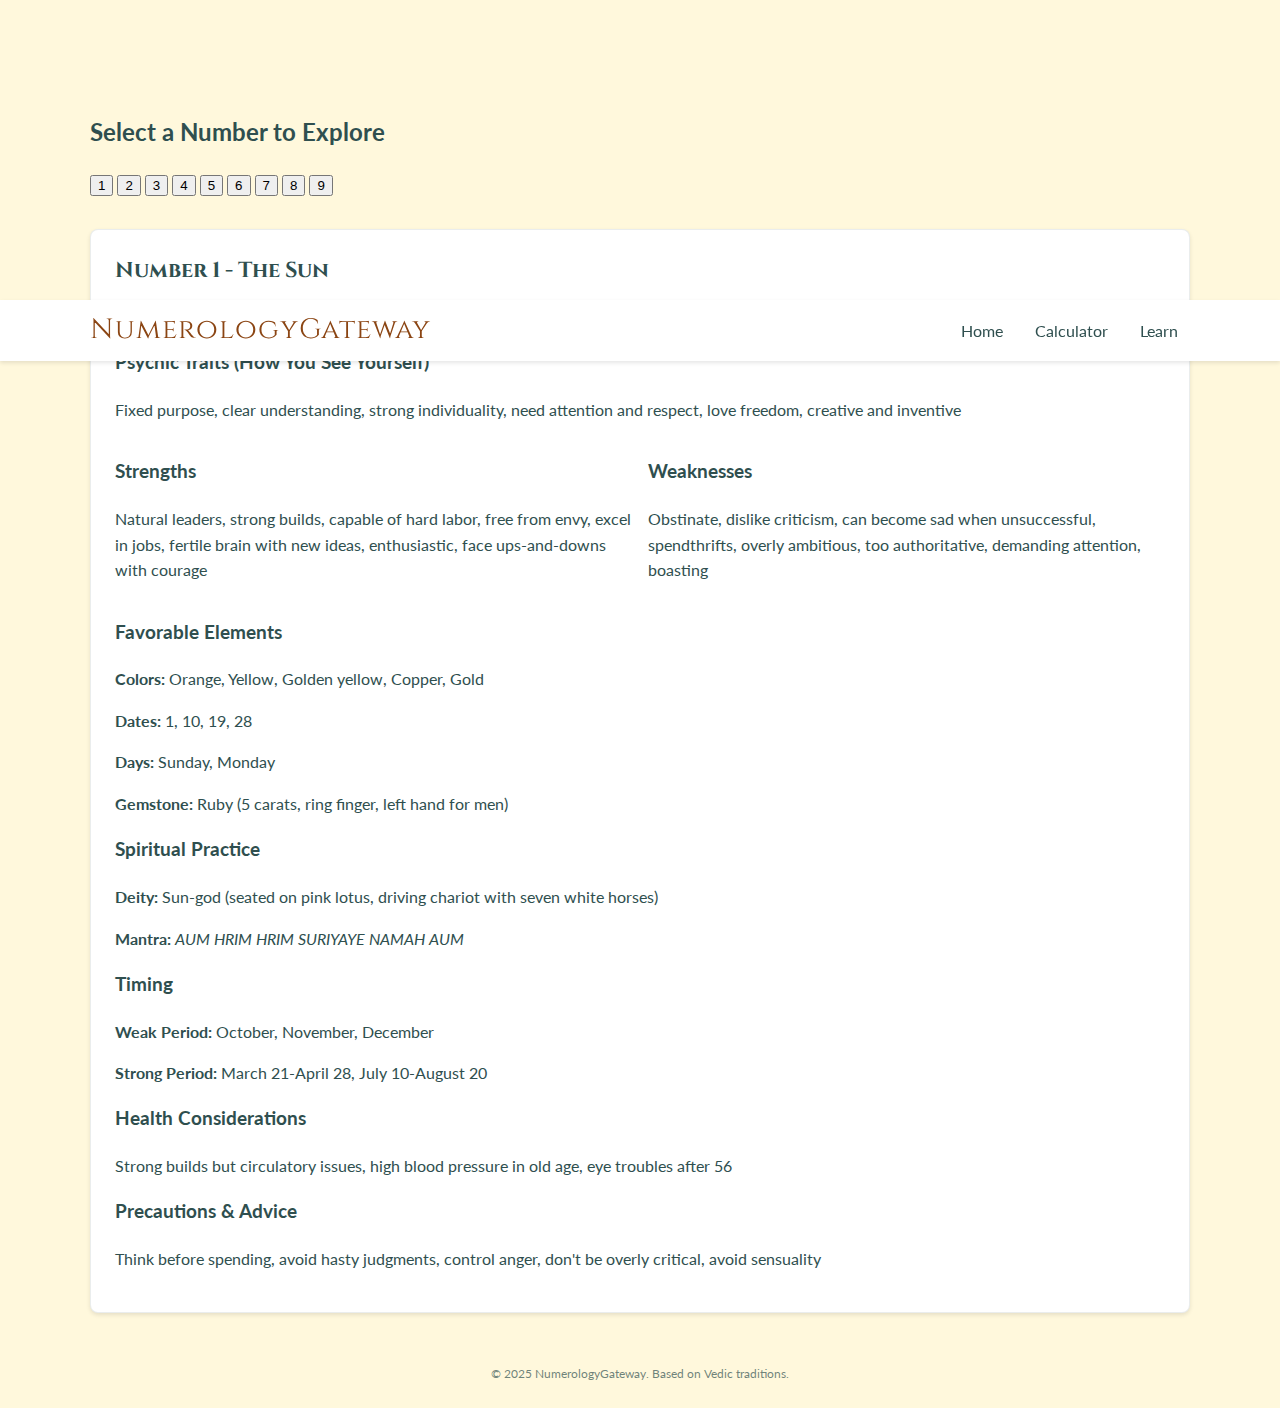
<file: website/html/number-detail.html>
<!DOCTYPE html>
<html lang="en">
<head>
    <meta charset="UTF-8">
    <meta name="viewport" content="width=device-width, initial-scale=1.0">
    <title>Number Details - NumerologyGateway</title>
    <link rel="preconnect" href="https://fonts.googleapis.com">
    <link rel="preconnect" href="https://fonts.gstatic.com" crossorigin>
    <link href="https://fonts.googleapis.com/css2?family=Cinzel:wght@400;600;700&family=Lato:wght@400;500;700&display=swap" rel="stylesheet">
    <link rel="stylesheet" href="../css/main.css">
    <link rel="stylesheet" href="../css/educational.css">
</head>
<body>
    <header class="site-header">
        <div class="container site-header__inner">
            <a class="brand" href="index.html">NumerologyGateway</a>
            <nav class="nav">
                <a class="nav__link" href="index.html">Home</a>
                <a class="nav__link" href="index.html#calculator">Calculator</a>
                <a class="nav__link" href="learn.html">Learn</a>
            </nav>
        </div>
    </header>
    <main>
        <section class="section">
            <div class="container">
                <div class="number-selector">
                    <h2>Select a Number to Explore</h2>
                    <div class="number-grid">
                        <button class="number-btn" onclick="showNumber(1)">1</button>
                        <button class="number-btn" onclick="showNumber(2)">2</button>
                        <button class="number-btn" onclick="showNumber(3)">3</button>
                        <button class="number-btn" onclick="showNumber(4)">4</button>
                        <button class="number-btn" onclick="showNumber(5)">5</button>
                        <button class="number-btn" onclick="showNumber(6)">6</button>
                        <button class="number-btn" onclick="showNumber(7)">7</button>
                        <button class="number-btn" onclick="showNumber(8)">8</button>
                        <button class="number-btn" onclick="showNumber(9)">9</button>
                    </div>
                </div>
                <div id="number-detail"></div>
            </div>
        </section>
    </main>
    <footer class="footer">
        <div class="container">
            <small>© 2025 NumerologyGateway. Based on Vedic traditions.</small>
        </div>
    </footer>
    <script src="../js/number-detail.js"></script>
</body>
</html>
</file>
<file: css/main.css>
:root {
    --color-primary: #8B4513;
    --color-secondary: #DAA520;
    --color-accent: #4B0082;
    --color-background: #FFF8DC;
    --color-surface: #FFFFFF;
    --color-text: #2F4F4F;
    --color-muted: rgba(47, 79, 79, 0.7);

    --font-heading: 'Cinzel', serif;
    --font-body: 'Lato', sans-serif;

    --spacing-xs: 0.5rem; /* 8px */
    --spacing-sm: 1rem;   /* 16px */
    --spacing-md: 1.5rem; /* 24px */
    --spacing-lg: 2rem;   /* 32px */

    --max-width: 1100px;
    --shadow-soft: 0 2px 4px rgba(0, 0, 0, 0.1);
    --transition-speed: 200ms ease;
}

* {
    box-sizing: border-box;
}

html {
    scroll-behavior: smooth;
}

body {
    margin: 0;
    font-family: var(--font-body);
    background-color: var(--color-background);
    color: var(--color-text);
    line-height: 1.6;
}

a {
    color: inherit;
    text-decoration: none;
}

a:focus {
    outline: 2px solid var(--color-accent);
    outline-offset: 2px;
}

img {
    max-width: 100%;
    display: block;
}

.container {
    width: min(92%, var(--max-width));
    margin: 0 auto;
}

.site-header {
    background-color: var(--color-surface);
    box-shadow: var(--shadow-soft);
    position: sticky;
    top: 0;
    z-index: 10;
}

.site-header__inner {
    display: flex;
    align-items: center;
    justify-content: space-between;
    padding: var(--spacing-xs) 0;
}

.brand {
    font-family: var(--font-heading);
    font-size: 1.75rem;
    letter-spacing: 1px;
    color: var(--color-primary);
}

.nav {
    display: flex;
    gap: var(--spacing-xs);
    align-items: center;
}

.theme-selector {
    padding: 0.5rem 0.75rem;
    border-radius: 4px;
    border: 1px solid var(--color-primary);
    background-color: var(--color-surface);
    color: var(--color-primary);
    font-family: var(--font-body);
    font-size: 0.9rem;
    cursor: pointer;
    transition: all var(--transition-speed);
}

.theme-selector:hover {
    background-color: rgba(139, 69, 19, 0.1);
}

.theme-selector:focus {
    outline: 2px solid var(--color-accent);
    outline-offset: 2px;
}

.nav__link {
    padding: 0.5rem 0.75rem;
    border-radius: 4px;
    transition: background-color var(--transition-speed), color var(--transition-speed);
}

.nav__link:hover,
.nav__link:focus-visible {
    background-color: rgba(139, 69, 19, 0.1);
    color: var(--color-primary);
}

.section {
    padding: var(--spacing-lg) 0;
}

.section--highlight {
    background: linear-gradient(180deg, rgba(218, 165, 32, 0.15), transparent);
}

.hero {
    display: grid;
    gap: var(--spacing-sm);
    text-align: center;
}

.hero__kicker {
    color: var(--color-accent);
    font-weight: 600;
    letter-spacing: 2px;
    text-transform: uppercase;
}

.hero__title {
    font-family: var(--font-heading);
    font-size: clamp(2rem, 5vw, 3rem);
    margin: 0;
}

.hero__subtitle {
    margin: 0;
    color: var(--color-muted);
    font-size: 1.05rem;
}

.hero__actions {
    display: flex;
    flex-wrap: wrap;
    justify-content: center;
    gap: var(--spacing-xs);
    margin-top: var(--spacing-sm);
}

.btn {
    display: inline-flex;
    align-items: center;
    justify-content: center;
    padding: 0.75rem 1.5rem;
    border-radius: 4px;
    font-weight: 600;
    cursor: pointer;
    border: none;
    transition: transform var(--transition-speed), box-shadow var(--transition-speed), background-color var(--transition-speed);
}

.btn--primary {
    background-color: var(--color-primary);
    color: #fff;
    box-shadow: var(--shadow-soft);
}

.btn--primary:hover,
.btn--primary:focus-visible {
    background-color: #6f3610;
    transform: translateY(-1px);
}

.btn--ghost {
    background-color: transparent;
    color: var(--color-primary);
    border: 1px solid var(--color-primary);
}

.btn--ghost:hover,
.btn--ghost:focus-visible {
    background-color: rgba(139, 69, 19, 0.1);
}

.calculator__form.is-submitting .btn--primary {
    opacity: 0.7;
    pointer-events: none;
}

.grid {
    display: grid;
    gap: var(--spacing-sm);
}

.grid--two {
    grid-template-columns: repeat(auto-fit, minmax(240px, 1fr));
}

.card {
    background-color: var(--color-surface);
    padding: var(--spacing-md);
    border-radius: 8px;
    border: 1px solid rgba(47, 79, 79, 0.1);
    box-shadow: var(--shadow-soft);
}

.card__title {
    font-family: var(--font-heading);
    margin-top: 0;
    margin-bottom: var(--spacing-xs);
    font-size: 1.35rem;
}

.card__body {
    margin: 0;
    color: var(--color-muted);
}

.calculator {
    display: grid;
    gap: var(--spacing-sm);
}

.calculator__form {
    display: grid;
    gap: var(--spacing-xs);
}

.label {
    font-weight: 600;
    font-size: 0.95rem;
}

.input {
    padding: 0.75rem;
    border-radius: 4px;
    border: 1px solid #ccc;
    background-color: #fff;
    font: inherit;
    transition: border-color var(--transition-speed), box-shadow var(--transition-speed);
}

.input:focus {
    border-color: var(--color-primary);
    box-shadow: 0 0 0 4px rgba(139, 69, 19, 0.15);
    outline: none;
}

.helper-text {
    color: var(--color-muted);
    font-size: 0.9rem;
}

.result {
    padding: var(--spacing-xs);
    border-radius: 4px;
    background-color: rgba(75, 0, 130, 0.08);
    color: var(--color-accent);
    font-weight: 600;
    display: grid;
    gap: var(--spacing-xs);
}

.result--error {
    background-color: rgba(139, 0, 0, 0.12);
    color: #8B0000;
}

.result__section {
    background-color: rgba(255, 255, 255, 0.9);
    border-radius: 6px;
    border: 1px solid rgba(47, 79, 79, 0.15);
    padding: var(--spacing-xs);
    color: var(--color-text);
    box-shadow: var(--shadow-soft);
}

.result__header {
    display: flex;
    align-items: center;
    justify-content: space-between;
    gap: var(--spacing-xs);
    margin-bottom: 0.25rem;
}

.result__title {
    margin: 0;
    font-size: 1rem;
    font-family: var(--font-heading);
}

.result__badge {
    display: inline-flex;
    align-items: center;
    justify-content: center;
    width: 2rem;
    height: 2rem;
    border-radius: 50%;
    background-color: var(--color-secondary);
    color: #fff;
    font-weight: 700;
}

.result__compound {
    margin: 0;
    font-weight: 600;
    color: var(--color-primary);
}

.result__text,
.result__interpretation {
    margin: 0;
    font-size: 0.95rem;
    color: var(--color-text);
}

.result__interpretation {
    margin-top: 0.25rem;
    color: var(--color-muted);
}

.footer {
    text-align: center;
    padding: var(--spacing-sm) 0 var(--spacing-md);
    color: var(--color-muted);
    font-size: 0.9rem;
}

@media (min-width: 768px) {
    .hero {
        grid-template-columns: repeat(2, minmax(0, 1fr));
        align-items: center;
        text-align: left;
    }

    .hero__actions {
        justify-content: flex-start;
    }

    .calculator {
        grid-template-columns: minmax(0, 1fr) minmax(0, 1fr);
        align-items: start;
    }

    .calculator__form {
        order: 1;
    }

    .calculator__result {
        order: 2;
    }
}

@media (prefers-reduced-motion: reduce) {
    *, *::before, *::after {
        animation-duration: 0.01ms !important;
        animation-iteration-count: 1 !important;
        transition-duration: 0.01ms !important;
        scroll-behavior: auto !important;
    }
}
</file>
<file: css/educational.css>
/* Educational Page Layout with Sidebar */

.learn-layout {
    display: flex;
    gap: var(--spacing-lg);
    max-width: 1400px;
    margin: 0 auto;
    padding: var(--spacing-md);
}

.sidebar {
    width: 280px;
    flex-shrink: 0;
    position: sticky;
    top: 80px;
    height: fit-content;
    max-height: calc(100vh - 100px);
    overflow-y: auto;
}

.sidebar-nav {
    background-color: var(--color-surface);
    border-radius: 8px;
    padding: var(--spacing-md);
    box-shadow: var(--shadow-soft);
    border: 1px solid rgba(47, 79, 79, 0.1);
}

.sidebar-nav__title {
    font-family: var(--font-heading);
    font-size: 1.5rem;
    margin: 0 0 var(--spacing-md) 0;
    color: var(--color-primary);
    border-bottom: 2px solid var(--color-secondary);
    padding-bottom: var(--spacing-xs);
}

.sidebar-nav__section {
    margin-bottom: var(--spacing-md);
}

.sidebar-nav__heading {
    font-family: var(--font-heading);
    font-size: 0.9rem;
    text-transform: uppercase;
    letter-spacing: 1px;
    color: var(--color-accent);
    margin: 0 0 var(--spacing-xs) 0;
    font-weight: 600;
}

.sidebar-nav__link {
    display: block;
    padding: 0.5rem 0.75rem;
    margin: 0.25rem 0;
    border-radius: 4px;
    color: var(--color-text);
    font-size: 0.95rem;
    transition: background-color var(--transition-speed), color var(--transition-speed), padding-left var(--transition-speed);
    border-left: 3px solid transparent;
}

.sidebar-nav__link:hover,
.sidebar-nav__link:focus-visible {
    background-color: rgba(139, 69, 19, 0.08);
    color: var(--color-primary);
    padding-left: 1rem;
    border-left-color: var(--color-secondary);
}

.sidebar-nav__link.active {
    background-color: rgba(139, 69, 19, 0.12);
    color: var(--color-primary);
    font-weight: 600;
    border-left-color: var(--color-primary);
}

.learn-content {
    flex: 1;
    min-width: 0;
}

.container-narrow {
    max-width: 900px;
}

.chaldean-grid {
    display: grid;
    grid-template-columns: repeat(auto-fit, minmax(200px, 1fr));
    gap: var(--spacing-xs);
    margin-top: var(--spacing-sm);
}

.chaldean-grid > div {
    background-color: rgba(75, 0, 130, 0.05);
    padding: var(--spacing-xs);
    border-radius: 4px;
    border-left: 3px solid var(--color-secondary);
}

/* Smooth scroll offset for anchor links */
html {
    scroll-padding-top: 100px;
}

/* Mobile responsive */
@media (max-width: 968px) {
    .learn-layout {
        flex-direction: column;
        padding: var(--spacing-sm);
    }

    .sidebar {
        width: 100%;
        position: static;
        max-height: none;
        margin-bottom: var(--spacing-md);
    }

    .sidebar-nav {
        max-height: 400px;
        overflow-y: auto;
    }
}

/* Tablet */
@media (max-width: 768px) {
    .sidebar-nav__section {
        margin-bottom: var(--spacing-sm);
    }

    .sidebar-nav__link {
        font-size: 0.9rem;
        padding: 0.4rem 0.6rem;
    }
}

/* Number cards styling for learn page */
#numbers-guide .card {
    margin-bottom: var(--spacing-sm);
}

#numbers-guide h3 {
    font-family: var(--font-heading);
    color: var(--color-primary);
    margin-top: 0;
}

/* Scrollbar styling for sidebar */
.sidebar::-webkit-scrollbar {
    width: 6px;
}

.sidebar::-webkit-scrollbar-track {
    background: rgba(0, 0, 0, 0.05);
    border-radius: 3px;
}

.sidebar::-webkit-scrollbar-thumb {
    background: var(--color-secondary);
    border-radius: 3px;
}

.sidebar::-webkit-scrollbar-thumb:hover {
    background: var(--color-primary);
}
</file>
<file: css/themes.css>
/* Theme System - Modular & Extensible */

/* Default Theme: Vedic Earth */
:root {
    --color-primary: #8B4513;
    --color-secondary: #DAA520;
    --color-accent: #4B0082;
    --color-background: #FFF8DC;
    --color-surface: #FFFFFF;
    --color-text: #2F4F4F;
    --color-muted: rgba(47, 79, 79, 0.7);
}

/* Theme 1: Mystic Purple */
[data-theme="mystic-purple"] {
    --color-primary: #6A0DAD;
    --color-secondary: #FFD700;
    --color-accent: #008B8B;
    --color-background: #E6E6FA;
    --color-surface: #FFFFFF;
    --color-text: #2F4F4F;
    --color-muted: rgba(47, 79, 79, 0.7);
}

/* Theme 2: Celestial Blue */
[data-theme="celestial-blue"] {
    --color-primary: #4169E1;
    --color-secondary: #FFBF00;
    --color-accent: #FF6347;
    --color-background: #F0F8FF;
    --color-surface: #FFFFFF;
    --color-text: #000080;
    --color-muted: rgba(0, 0, 128, 0.7);
}

/* Theme 3: Sacred Saffron */
[data-theme="sacred-saffron"] {
    --color-primary: #FF9933;
    --color-secondary: #228B22;
    --color-accent: #800000;
    --color-background: #FFFDD0;
    --color-surface: #FFFFFF;
    --color-text: #654321;
    --color-muted: rgba(101, 67, 33, 0.7);
}

/* Theme 4: Moonlight Serenity */
[data-theme="moonlight-serenity"] {
    --color-primary: #6A5ACD;
    --color-secondary: #B76E79;
    --color-accent: #98FF98;
    --color-background: #F5F5F5;
    --color-surface: #FFFFFF;
    --color-text: #36454F;
    --color-muted: rgba(54, 69, 79, 0.7);
}

/* Theme 5: Solar Fire */
[data-theme="solar-fire"] {
    --color-primary: #DC143C;
    --color-secondary: #FFD700;
    --color-accent: #4B0082;
    --color-background: #F5F5DC;
    --color-surface: #FFFFFF;
    --color-text: #8B0000;
    --color-muted: rgba(139, 0, 0, 0.7);
}

/* Smooth theme transitions */
body {
    transition: background-color 0.3s ease, color 0.3s ease;
}

.card, .btn, .input, .sidebar-nav, .site-header {
    transition: background-color 0.3s ease, border-color 0.3s ease, color 0.3s ease;
}
</file>
<file: website/css/main.css>
:root {
    --color-primary: #8B4513;
    --color-secondary: #DAA520;
    --color-accent: #4B0082;
    --color-background: #FFF8DC;
    --color-surface: #FFFFFF;
    --color-text: #2F4F4F;
    --color-muted: rgba(47, 79, 79, 0.7);

    --font-heading: 'Cinzel', serif;
    --font-body: 'Lato', sans-serif;

    --spacing-xs: 0.5rem; /* 8px */
    --spacing-sm: 1rem;   /* 16px */
    --spacing-md: 1.5rem; /* 24px */
    --spacing-lg: 2rem;   /* 32px */

    --max-width: 1100px;
    --shadow-soft: 0 2px 4px rgba(0, 0, 0, 0.1);
    --transition-speed: 200ms ease;
}

* {
    box-sizing: border-box;
}

html {
    scroll-behavior: smooth;
}

body {
    margin: 0;
    font-family: var(--font-body);
    background-color: var(--color-background);
    color: var(--color-text);
    line-height: 1.6;
}

a {
    color: inherit;
    text-decoration: none;
}

a:focus {
    outline: 2px solid var(--color-accent);
    outline-offset: 2px;
}

img {
    max-width: 100%;
    display: block;
}

.container {
    width: min(92%, var(--max-width));
    margin: 0 auto;
}

.site-header {
    background-color: var(--color-surface);
    box-shadow: var(--shadow-soft);
    position: sticky;
    top: 0;
    z-index: 10;
}

.site-header__inner {
    display: flex;
    align-items: center;
    justify-content: space-between;
    padding: var(--spacing-xs) 0;
}

.brand {
    font-family: var(--font-heading);
    font-size: 1.75rem;
    letter-spacing: 1px;
    color: var(--color-primary);
}

.nav {
    display: flex;
    gap: var(--spacing-xs);
}

.nav__link {
    padding: 0.5rem 0.75rem;
    border-radius: 4px;
    transition: background-color var(--transition-speed), color var(--transition-speed);
}

.nav__link:hover,
.nav__link:focus-visible {
    background-color: rgba(139, 69, 19, 0.1);
    color: var(--color-primary);
}

.section {
    padding: var(--spacing-lg) 0;
}

.section--highlight {
    background: linear-gradient(180deg, rgba(218, 165, 32, 0.15), transparent);
}

.hero {
    display: grid;
    gap: var(--spacing-sm);
    text-align: center;
}

.hero__kicker {
    color: var(--color-accent);
    font-weight: 600;
    letter-spacing: 2px;
    text-transform: uppercase;
}

.hero__title {
    font-family: var(--font-heading);
    font-size: clamp(2rem, 5vw, 3rem);
    margin: 0;
}

.hero__subtitle {
    margin: 0;
    color: var(--color-muted);
    font-size: 1.05rem;
}

.hero__actions {
    display: flex;
    flex-wrap: wrap;
    justify-content: center;
    gap: var(--spacing-xs);
    margin-top: var(--spacing-sm);
}

.btn {
    display: inline-flex;
    align-items: center;
    justify-content: center;
    padding: 0.75rem 1.5rem;
    border-radius: 4px;
    font-weight: 600;
    cursor: pointer;
    border: none;
    transition: transform var(--transition-speed), box-shadow var(--transition-speed), background-color var(--transition-speed);
}

.btn--primary {
    background-color: var(--color-primary);
    color: #fff;
    box-shadow: var(--shadow-soft);
}

.btn--primary:hover,
.btn--primary:focus-visible {
    background-color: #6f3610;
    transform: translateY(-1px);
}

.btn--ghost {
    background-color: transparent;
    color: var(--color-primary);
    border: 1px solid var(--color-primary);
}

.btn--ghost:hover,
.btn--ghost:focus-visible {
    background-color: rgba(139, 69, 19, 0.1);
}

.calculator__form.is-submitting .btn--primary {
    opacity: 0.7;
    pointer-events: none;
}

.grid {
    display: grid;
    gap: var(--spacing-sm);
}

.grid--two {
    grid-template-columns: repeat(auto-fit, minmax(240px, 1fr));
}

.card {
    background-color: var(--color-surface);
    padding: var(--spacing-md);
    border-radius: 8px;
    border: 1px solid rgba(47, 79, 79, 0.1);
    box-shadow: var(--shadow-soft);
}

.card__title {
    font-family: var(--font-heading);
    margin-top: 0;
    margin-bottom: var(--spacing-xs);
    font-size: 1.35rem;
}

.card__body {
    margin: 0;
    color: var(--color-muted);
}

.calculator {
    display: grid;
    gap: var(--spacing-sm);
}

.calculator__form {
    display: grid;
    gap: var(--spacing-xs);
}

.label {
    font-weight: 600;
    font-size: 0.95rem;
}

.input {
    padding: 0.75rem;
    border-radius: 4px;
    border: 1px solid #ccc;
    background-color: #fff;
    font: inherit;
    transition: border-color var(--transition-speed), box-shadow var(--transition-speed);
}

.input:focus {
    border-color: var(--color-primary);
    box-shadow: 0 0 0 4px rgba(139, 69, 19, 0.15);
    outline: none;
}

.helper-text {
    color: var(--color-muted);
    font-size: 0.9rem;
}

.result {
    padding: var(--spacing-xs);
    border-radius: 4px;
    background-color: rgba(75, 0, 130, 0.08);
    color: var(--color-accent);
    font-weight: 600;
    display: grid;
    gap: var(--spacing-xs);
}

.result--error {
    background-color: rgba(139, 0, 0, 0.12);
    color: #8B0000;
}

.result__section {
    background-color: rgba(255, 255, 255, 0.9);
    border-radius: 6px;
    border: 1px solid rgba(47, 79, 79, 0.15);
    padding: var(--spacing-xs);
    color: var(--color-text);
    box-shadow: var(--shadow-soft);
}

.result__header {
    display: flex;
    align-items: center;
    justify-content: space-between;
    gap: var(--spacing-xs);
    margin-bottom: 0.25rem;
}

.result__title {
    margin: 0;
    font-size: 1rem;
    font-family: var(--font-heading);
}

.result__badge {
    display: inline-flex;
    align-items: center;
    justify-content: center;
    width: 2rem;
    height: 2rem;
    border-radius: 50%;
    background-color: var(--color-secondary);
    color: #fff;
    font-weight: 700;
}

.result__compound {
    margin: 0;
    font-weight: 600;
    color: var(--color-primary);
}

.result__text,
.result__interpretation {
    margin: 0;
    font-size: 0.95rem;
    color: var(--color-text);
}

.result__interpretation {
    margin-top: 0.25rem;
    color: var(--color-muted);
}

.footer {
    text-align: center;
    padding: var(--spacing-sm) 0 var(--spacing-md);
    color: var(--color-muted);
    font-size: 0.9rem;
}

@media (min-width: 768px) {
    .hero {
        grid-template-columns: repeat(2, minmax(0, 1fr));
        align-items: center;
        text-align: left;
    }

    .hero__actions {
        justify-content: flex-start;
    }

    .calculator {
        grid-template-columns: minmax(0, 1fr) minmax(0, 1fr);
        align-items: start;
    }

    .calculator__form {
        order: 1;
    }

    .calculator__result {
        order: 2;
    }
}

@media (prefers-reduced-motion: reduce) {
    *, *::before, *::after {
        animation-duration: 0.01ms !important;
        animation-iteration-count: 1 !important;
        transition-duration: 0.01ms !important;
        scroll-behavior: auto !important;
    }
}
</file>
<file: website/css/educational.css>
/* Educational Page Layout with Sidebar */

.learn-layout {
    display: flex;
    gap: var(--spacing-lg);
    max-width: 1400px;
    margin: 0 auto;
    padding: var(--spacing-md);
}

.sidebar {
    width: 280px;
    flex-shrink: 0;
    position: sticky;
    top: 80px;
    height: fit-content;
    max-height: calc(100vh - 100px);
    overflow-y: auto;
}

.sidebar-nav {
    background-color: var(--color-surface);
    border-radius: 8px;
    padding: var(--spacing-md);
    box-shadow: var(--shadow-soft);
    border: 1px solid rgba(47, 79, 79, 0.1);
}

.sidebar-nav__title {
    font-family: var(--font-heading);
    font-size: 1.5rem;
    margin: 0 0 var(--spacing-md) 0;
    color: var(--color-primary);
    border-bottom: 2px solid var(--color-secondary);
    padding-bottom: var(--spacing-xs);
}

.sidebar-nav__section {
    margin-bottom: var(--spacing-md);
}

.sidebar-nav__heading {
    font-family: var(--font-heading);
    font-size: 0.9rem;
    text-transform: uppercase;
    letter-spacing: 1px;
    color: var(--color-accent);
    margin: 0 0 var(--spacing-xs) 0;
    font-weight: 600;
}

.sidebar-nav__link {
    display: block;
    padding: 0.5rem 0.75rem;
    margin: 0.25rem 0;
    border-radius: 4px;
    color: var(--color-text);
    font-size: 0.95rem;
    transition: background-color var(--transition-speed), color var(--transition-speed), padding-left var(--transition-speed);
    border-left: 3px solid transparent;
}

.sidebar-nav__link:hover,
.sidebar-nav__link:focus-visible {
    background-color: rgba(139, 69, 19, 0.08);
    color: var(--color-primary);
    padding-left: 1rem;
    border-left-color: var(--color-secondary);
}

.sidebar-nav__link.active {
    background-color: rgba(139, 69, 19, 0.12);
    color: var(--color-primary);
    font-weight: 600;
    border-left-color: var(--color-primary);
}

.learn-content {
    flex: 1;
    min-width: 0;
}

.container-narrow {
    max-width: 900px;
}

.chaldean-grid {
    display: grid;
    grid-template-columns: repeat(auto-fit, minmax(200px, 1fr));
    gap: var(--spacing-xs);
    margin-top: var(--spacing-sm);
}

.chaldean-grid > div {
    background-color: rgba(75, 0, 130, 0.05);
    padding: var(--spacing-xs);
    border-radius: 4px;
    border-left: 3px solid var(--color-secondary);
}

/* Smooth scroll offset for anchor links */
html {
    scroll-padding-top: 100px;
}

/* Mobile responsive */
@media (max-width: 968px) {
    .learn-layout {
        flex-direction: column;
        padding: var(--spacing-sm);
    }

    .sidebar {
        width: 100%;
        position: static;
        max-height: none;
        margin-bottom: var(--spacing-md);
    }

    .sidebar-nav {
        max-height: 400px;
        overflow-y: auto;
    }
}

/* Tablet */
@media (max-width: 768px) {
    .sidebar-nav__section {
        margin-bottom: var(--spacing-sm);
    }

    .sidebar-nav__link {
        font-size: 0.9rem;
        padding: 0.4rem 0.6rem;
    }
}

/* Number cards styling for learn page */
#numbers-guide .card {
    margin-bottom: var(--spacing-sm);
}

#numbers-guide h3 {
    font-family: var(--font-heading);
    color: var(--color-primary);
    margin-top: 0;
}

/* Scrollbar styling for sidebar */
.sidebar::-webkit-scrollbar {
    width: 6px;
}

.sidebar::-webkit-scrollbar-track {
    background: rgba(0, 0, 0, 0.05);
    border-radius: 3px;
}

.sidebar::-webkit-scrollbar-thumb {
    background: var(--color-secondary);
    border-radius: 3px;
}

.sidebar::-webkit-scrollbar-thumb:hover {
    background: var(--color-primary);
}
</file>
